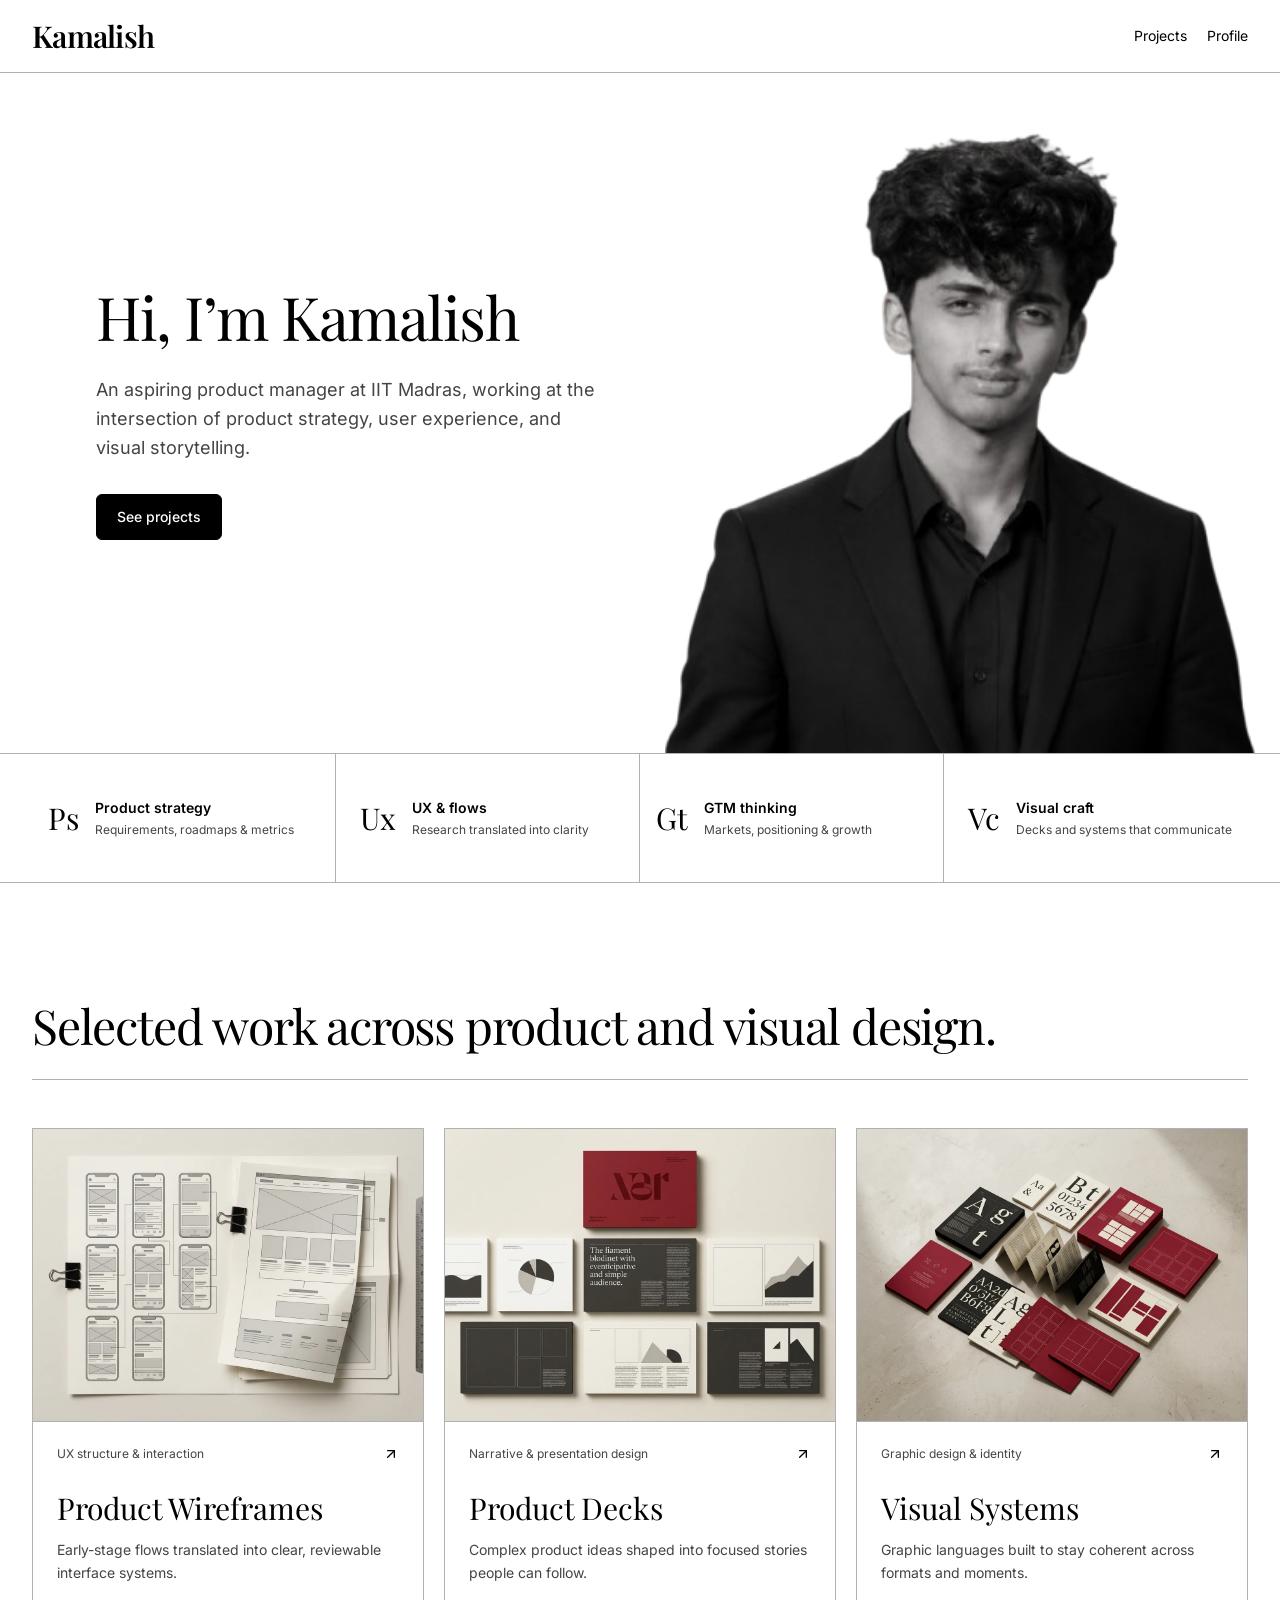
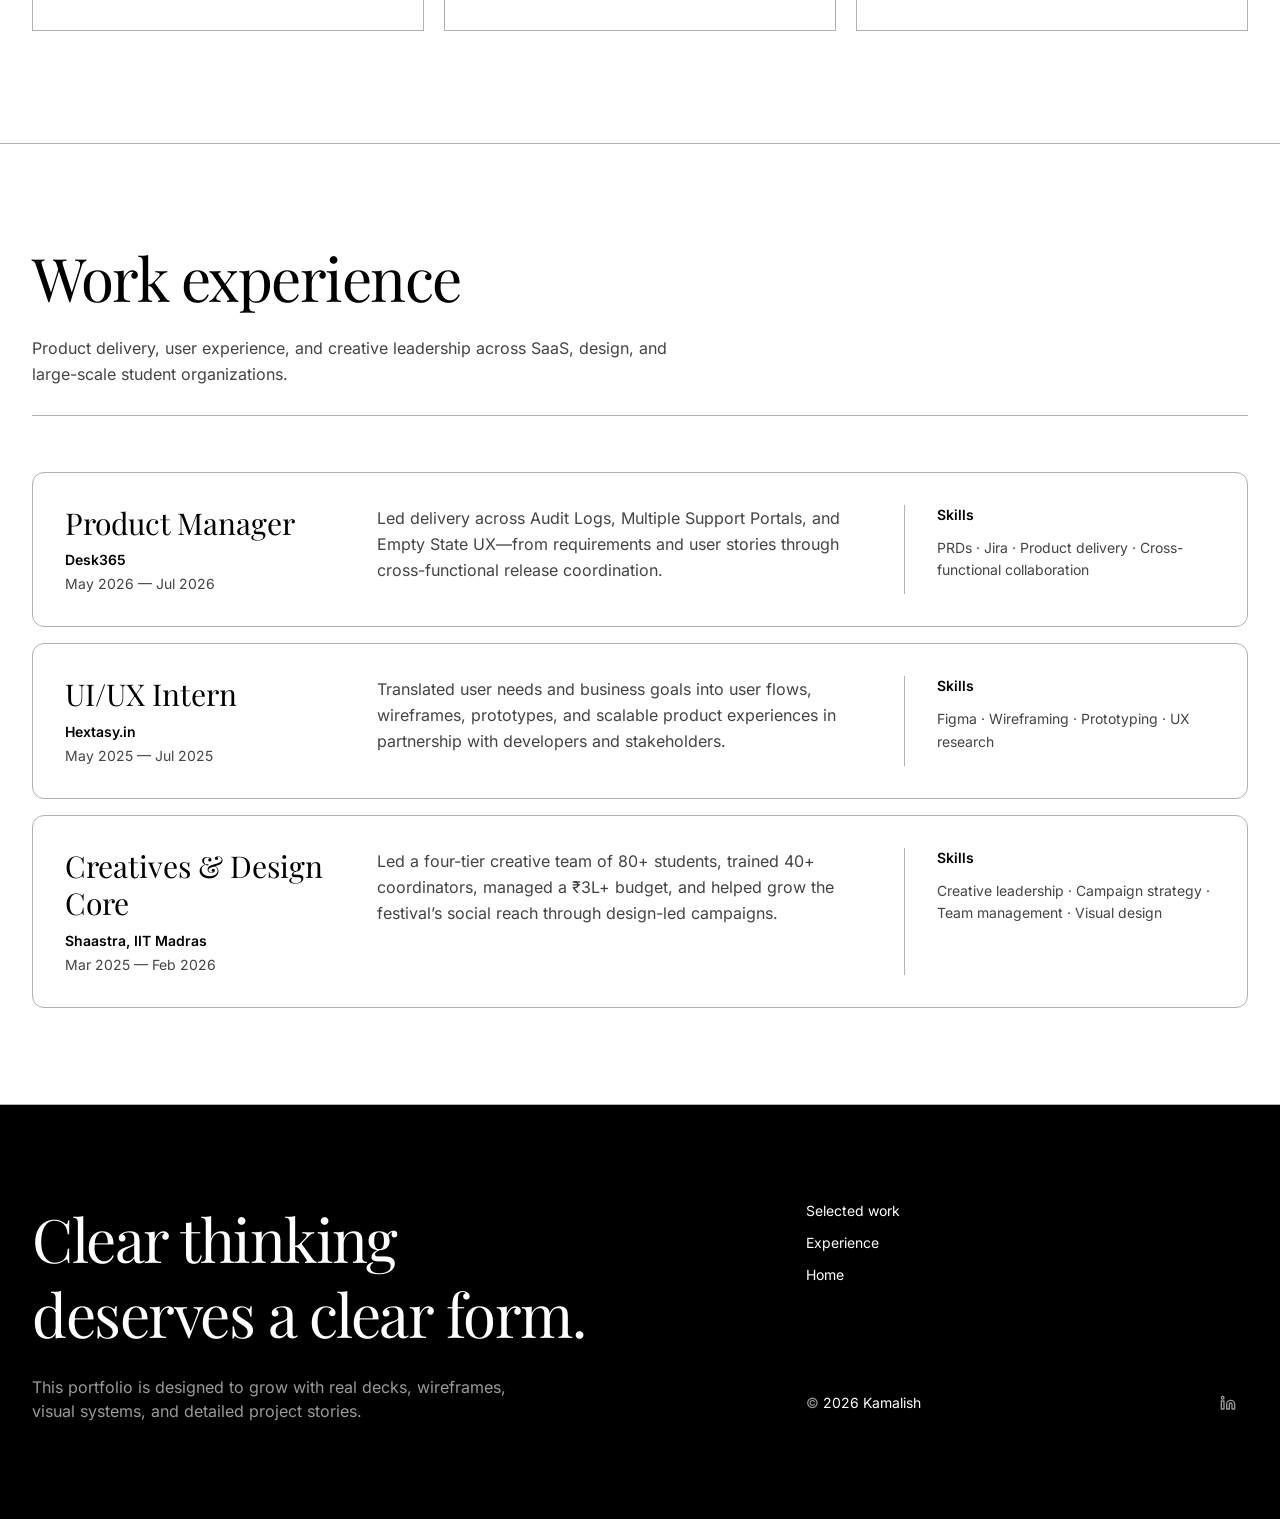
<file: website/index.html>
<!DOCTYPE html>
<html lang="en">
<head>
<meta charset="UTF-8">
<meta name="viewport" content="width=device-width, initial-scale=1.0">
<link rel="icon" type="image/x-icon" href="favicon.ico">
<title>Kamalish — Product Design Portfolio</title>
<meta name="description" content="Product decks, wireframes, and graphic design presented through clear, artifact-led case studies.">
<link rel="stylesheet" href="assets/css/site.css">
<script src="assets/js/theme-core.js"></script>
<script src="assets/js/theme-apply.js"></script>
<script src="assets/js/render.js" defer></script>
<script src="assets/js/sections.js" defer></script>
</head>
<body data-title-path="site.title">
<div class="home-page min-h-screen bg-ploy-background-primary text-ploy-text-primary">

<header class="nav border-b border-ploy-border-primary bg-ploy-background-primary text-ploy-text-primary">
  <nav class="nav__container mx-auto flex min-h-18 max-w-7xl items-center justify-between gap-4 px-5 md:px-8" aria-label="Primary navigation">
    <a class="nav__logo font-heading text-2xl font-semibold tracking-tight md:text-3xl" href="./" aria-label="Kamalish portfolio home" data-cms="site.nav.logo">Kamalish</a>
    <div class="nav__actions flex items-center justify-end gap-5">
      <a class="nav__link text-sm text-ploy-text-primary transition-opacity hover:opacity-55" href="#work" data-cms="site.nav.links.0.label" data-cms-href="site.nav.links.0.href">Projects</a>
      <a class="nav__link hidden text-sm text-ploy-text-primary transition-opacity hover:opacity-55 sm:inline" href="#about" data-cms="site.nav.links.1.label" data-cms-href="site.nav.links.1.href">Profile</a>
    </div>
  </nav>
</header>

<main class="home-page__main">

  <section class="hero overflow-x-hidden border-b border-ploy-border-primary bg-ploy-background-primary" data-default-section="hero" data-default-label="Hero">
    <div class="hero__content grid min-h-[590px] md:min-h-[680px] md:grid-cols-2">
      <div class="hero__copy flex w-full max-w-xl items-center justify-self-end px-5 py-16 md:px-8 md:py-20">
        <div class="hero__intro">
          <h1 class="hero__title font-heading text-balance text-5xl leading-[1.02] tracking-tight sm:text-6xl md:whitespace-nowrap md:text-6xl" data-cms="home.hero.title">Hi, I’m Kamalish</h1>
          <p class="hero__subtitle mt-7 max-w-lg text-base leading-relaxed text-ploy-text-secondary md:text-lg" data-cms="home.hero.subtitle">An aspiring product manager at IIT Madras, working at the intersection of product strategy, user experience, and visual storytelling.</p>
          <div class="hero__actions mt-8">
            <a class="button-link typography-button inline-flex items-center justify-center rounded-button border px-5 py-3 text-sm transition-colors duration-200 focus-visible:outline-2 focus-visible:outline-offset-2 button-link--primary border-ploy-button-primary-border bg-ploy-button-primary-background text-ploy-button-primary-text hover:opacity-80 hero__cta" href="#work" data-cms="home.hero.ctaLabel" data-cms-href="home.hero.ctaHref">See projects</a>
          </div>
        </div>
      </div>
      <div class="hero__media min-h-[420px] overflow-hidden md:min-h-[680px]">
        <img class="hero__image h-full w-full object-cover object-[center_20%]" src="assets/images/hero-desk.webp" alt="Editorial desk with wireframes, product artifacts, and a crimson notebook" data-cms-src="home.hero.image" data-cms-alt="home.hero.imageAlt">
      </div>
    </div>
  </section>

  <section class="practice border-b border-ploy-border-primary bg-ploy-background-primary" aria-label="Product management capabilities" data-default-section="practice" data-default-label="Capabilities">
    <div class="practice__grid mx-auto grid max-w-7xl grid-cols-2 px-5 md:grid-cols-4 md:px-8" data-cms-list="home.practice">
      <template>
        <div class="practice__item flex min-h-28 items-center gap-4 border-ploy-border-primary py-6 odd:border-r odd:pr-4 even:pl-4 md:min-h-32 md:border-r md:px-6 md:first:pl-0 md:last:border-r-0">
          <span class="practice__mark font-heading text-3xl" aria-hidden="true" data-f="mark"></span>
          <div class="practice__text">
            <h2 class="practice__title text-sm font-semibold" data-f="title"></h2>
            <p class="practice__copy mt-1 text-xs text-ploy-text-secondary" data-f="copy"></p>
          </div>
        </div>
      </template>
      <div class="practice__item flex min-h-28 items-center gap-4 border-ploy-border-primary py-6 odd:border-r odd:pr-4 even:pl-4 md:min-h-32 md:border-r md:px-6 md:first:pl-0 md:last:border-r-0">
        <span class="practice__mark font-heading text-3xl" aria-hidden="true">Ps</span>
        <div class="practice__text"><h2 class="practice__title text-sm font-semibold">Product strategy</h2><p class="practice__copy mt-1 text-xs text-ploy-text-secondary">Requirements, roadmaps &amp; metrics</p></div>
      </div>
      <div class="practice__item flex min-h-28 items-center gap-4 border-ploy-border-primary py-6 odd:border-r odd:pr-4 even:pl-4 md:min-h-32 md:border-r md:px-6 md:first:pl-0 md:last:border-r-0">
        <span class="practice__mark font-heading text-3xl" aria-hidden="true">Ux</span>
        <div class="practice__text"><h2 class="practice__title text-sm font-semibold">UX &amp; flows</h2><p class="practice__copy mt-1 text-xs text-ploy-text-secondary">Research translated into clarity</p></div>
      </div>
      <div class="practice__item flex min-h-28 items-center gap-4 border-ploy-border-primary py-6 odd:border-r odd:pr-4 even:pl-4 md:min-h-32 md:border-r md:px-6 md:first:pl-0 md:last:border-r-0">
        <span class="practice__mark font-heading text-3xl" aria-hidden="true">Gt</span>
        <div class="practice__text"><h2 class="practice__title text-sm font-semibold">GTM thinking</h2><p class="practice__copy mt-1 text-xs text-ploy-text-secondary">Markets, positioning &amp; growth</p></div>
      </div>
      <div class="practice__item flex min-h-28 items-center gap-4 border-ploy-border-primary py-6 odd:border-r odd:pr-4 even:pl-4 md:min-h-32 md:border-r md:px-6 md:first:pl-0 md:last:border-r-0">
        <span class="practice__mark font-heading text-3xl" aria-hidden="true">Vc</span>
        <div class="practice__text"><h2 class="practice__title text-sm font-semibold">Visual craft</h2><p class="practice__copy mt-1 text-xs text-ploy-text-secondary">Decks and systems that communicate</p></div>
      </div>
    </div>
  </section>

  <section class="projects bg-ploy-background-primary px-5 py-20 md:px-8 md:py-28" id="work" data-default-section="projects" data-default-label="Projects">
    <div class="projects__container mx-auto max-w-7xl">
      <div class="projects__header mb-10 border-b border-ploy-border-primary pb-6 md:mb-12">
        <h2 class="projects__title font-heading text-balance text-4xl leading-tight tracking-tight md:whitespace-nowrap md:text-4xl lg:text-5xl" data-cms="home.projectsTitle">Selected work across product and visual design.</h2>
      </div>
      <div class="projects__grid grid gap-5 md:grid-cols-3" data-cms-list="home.projects">
        <template>
          <article class="project-card group border border-ploy-border-primary bg-ploy-background-secondary">
            <a class="project-card__link block focus-visible:outline-2 focus-visible:outline-offset-2" data-f-href="slug" data-href-prefix="/work/">
              <div class="project-card__media aspect-[4/3] overflow-hidden border-b border-ploy-border-primary">
                <img class="project-card__image h-full w-full object-cover transition-transform duration-500 group-hover:scale-[1.02]" data-f-src="image" data-f-alt="imageAlt" loading="lazy">
              </div>
              <div class="project-card__body flex min-h-52 flex-col p-5 md:p-6">
                <div class="project-card__meta flex items-start justify-between gap-4">
                  <p class="project-card__discipline text-xs text-ploy-text-secondary" data-f="discipline"></p>
                  <svg xmlns="http://www.w3.org/2000/svg" width="24" height="24" viewBox="0 0 24 24" fill="none" stroke="currentColor" stroke-width="2" stroke-linecap="round" stroke-linejoin="round" class="lucide lucide-arrow-up-right project-card__icon size-4 shrink-0" aria-hidden="true"><path d="M7 7h10v10"></path><path d="M7 17 17 7"></path></svg>
                </div>
                <h3 class="project-card__title mt-7 font-heading text-3xl leading-tight" data-f="title"></h3>
                <p class="project-card__summary mt-3 text-sm leading-relaxed text-ploy-text-secondary" data-f="summary"></p>
              </div>
            </a>
          </article>
        </template>
        <article class="project-card group border border-ploy-border-primary bg-ploy-background-secondary">
          <a class="project-card__link block focus-visible:outline-2 focus-visible:outline-offset-2" href="work/product-wireframes/">
            <div class="project-card__media aspect-[4/3] overflow-hidden border-b border-ploy-border-primary"><img class="project-card__image h-full w-full object-cover transition-transform duration-500 group-hover:scale-[1.02]" src="assets/images/wireframes-cover.webp" alt="Editorial arrangement of mobile and desktop wireframes" loading="lazy"></div>
            <div class="project-card__body flex min-h-52 flex-col p-5 md:p-6">
              <div class="project-card__meta flex items-start justify-between gap-4"><p class="project-card__discipline text-xs text-ploy-text-secondary">UX structure &amp; interaction</p><svg xmlns="http://www.w3.org/2000/svg" width="24" height="24" viewBox="0 0 24 24" fill="none" stroke="currentColor" stroke-width="2" stroke-linecap="round" stroke-linejoin="round" class="lucide lucide-arrow-up-right project-card__icon size-4 shrink-0" aria-hidden="true"><path d="M7 7h10v10"></path><path d="M7 17 17 7"></path></svg></div>
              <h3 class="project-card__title mt-7 font-heading text-3xl leading-tight">Product Wireframes</h3>
              <p class="project-card__summary mt-3 text-sm leading-relaxed text-ploy-text-secondary">Early-stage flows translated into clear, reviewable interface systems.</p>
            </div>
          </a>
        </article>
        <article class="project-card group border border-ploy-border-primary bg-ploy-background-secondary">
          <a class="project-card__link block focus-visible:outline-2 focus-visible:outline-offset-2" href="work/product-decks/">
            <div class="project-card__media aspect-[4/3] overflow-hidden border-b border-ploy-border-primary"><img class="project-card__image h-full w-full object-cover transition-transform duration-500 group-hover:scale-[1.02]" src="assets/images/decks-cover.webp" alt="Editorial presentation deck pages on a warm studio surface" loading="lazy"></div>
            <div class="project-card__body flex min-h-52 flex-col p-5 md:p-6">
              <div class="project-card__meta flex items-start justify-between gap-4"><p class="project-card__discipline text-xs text-ploy-text-secondary">Narrative &amp; presentation design</p><svg xmlns="http://www.w3.org/2000/svg" width="24" height="24" viewBox="0 0 24 24" fill="none" stroke="currentColor" stroke-width="2" stroke-linecap="round" stroke-linejoin="round" class="lucide lucide-arrow-up-right project-card__icon size-4 shrink-0" aria-hidden="true"><path d="M7 7h10v10"></path><path d="M7 17 17 7"></path></svg></div>
              <h3 class="project-card__title mt-7 font-heading text-3xl leading-tight">Product Decks</h3>
              <p class="project-card__summary mt-3 text-sm leading-relaxed text-ploy-text-secondary">Complex product ideas shaped into focused stories people can follow.</p>
            </div>
          </a>
        </article>
        <article class="project-card group border border-ploy-border-primary bg-ploy-background-secondary">
          <a class="project-card__link block focus-visible:outline-2 focus-visible:outline-offset-2" href="work/visual-systems/">
            <div class="project-card__media aspect-[4/3] overflow-hidden border-b border-ploy-border-primary"><img class="project-card__image h-full w-full object-cover transition-transform duration-500 group-hover:scale-[1.02]" src="assets/images/visual-systems-cover.webp" alt="Black, ivory, and crimson graphic design artifacts" loading="lazy"></div>
            <div class="project-card__body flex min-h-52 flex-col p-5 md:p-6">
              <div class="project-card__meta flex items-start justify-between gap-4"><p class="project-card__discipline text-xs text-ploy-text-secondary">Graphic design &amp; identity</p><svg xmlns="http://www.w3.org/2000/svg" width="24" height="24" viewBox="0 0 24 24" fill="none" stroke="currentColor" stroke-width="2" stroke-linecap="round" stroke-linejoin="round" class="lucide lucide-arrow-up-right project-card__icon size-4 shrink-0" aria-hidden="true"><path d="M7 7h10v10"></path><path d="M7 17 17 7"></path></svg></div>
              <h3 class="project-card__title mt-7 font-heading text-3xl leading-tight">Visual Systems</h3>
              <p class="project-card__summary mt-3 text-sm leading-relaxed text-ploy-text-secondary">Graphic languages built to stay coherent across formats and moments.</p>
            </div>
          </a>
        </article>
      </div>
    </div>
  </section>

  <section class="experience border-y border-ploy-border-primary bg-ploy-background-secondary px-5 py-16 md:px-8 md:py-24" id="experience" data-default-section="experience" data-default-label="Experience">
    <div class="experience__container mx-auto max-w-7xl">
      <div class="experience__header mb-10 border-b border-ploy-border-primary pb-7 md:mb-14">
        <h2 class="experience__title font-heading text-balance text-4xl leading-tight tracking-tight md:text-6xl" data-cms="home.experienceTitle">Work experience</h2>
        <p class="experience__intro mt-5 max-w-2xl text-base leading-relaxed text-ploy-text-secondary" data-cms="home.experienceIntro">Product delivery, user experience, and creative leadership across SaaS, design, and large-scale student organizations.</p>
      </div>
      <div class="experience__list grid gap-4" data-cms-list="home.experience">
        <template>
          <article class="experience__item grid gap-5 rounded-card border border-ploy-border-primary bg-ploy-neutral-primary-s5 p-6 text-ploy-text-primary md:grid-cols-[0.7fr_1.25fr_0.8fr] md:gap-10 md:p-8">
            <div class="experience__role-block">
              <h3 class="experience__role font-heading text-2xl leading-tight md:text-3xl" data-f="role"></h3>
              <p class="experience__organization mt-2 text-sm font-semibold" data-f="organization"></p>
              <p class="experience__period mt-1 text-sm text-ploy-text-secondary" data-f="period"></p>
            </div>
            <p class="experience__description text-base leading-relaxed text-ploy-text-secondary" data-f="description"></p>
            <div class="experience__skills border-t border-ploy-border-primary pt-4 md:border-l md:border-t-0 md:pl-8 md:pt-0">
              <h4 class="experience__skills-title text-sm font-semibold">Skills</h4>
              <p class="experience__skills-list mt-3 text-sm leading-relaxed text-ploy-text-secondary" data-f="skills"></p>
            </div>
          </article>
        </template>
        <article class="experience__item grid gap-5 rounded-card border border-ploy-border-primary bg-ploy-neutral-primary-s5 p-6 text-ploy-text-primary md:grid-cols-[0.7fr_1.25fr_0.8fr] md:gap-10 md:p-8">
          <div class="experience__role-block"><h3 class="experience__role font-heading text-2xl leading-tight md:text-3xl">Product Manager</h3><p class="experience__organization mt-2 text-sm font-semibold">Desk365</p><p class="experience__period mt-1 text-sm text-ploy-text-secondary">May 2026 — Jul 2026</p></div>
          <p class="experience__description text-base leading-relaxed text-ploy-text-secondary">Led delivery across Audit Logs, Multiple Support Portals, and Empty State UX—from requirements and user stories through cross-functional release coordination.</p>
          <div class="experience__skills border-t border-ploy-border-primary pt-4 md:border-l md:border-t-0 md:pl-8 md:pt-0"><h4 class="experience__skills-title text-sm font-semibold">Skills</h4><p class="experience__skills-list mt-3 text-sm leading-relaxed text-ploy-text-secondary">PRDs · Jira · Product delivery · Cross-functional collaboration</p></div>
        </article>
        <article class="experience__item grid gap-5 rounded-card border border-ploy-border-primary bg-ploy-neutral-primary-s5 p-6 text-ploy-text-primary md:grid-cols-[0.7fr_1.25fr_0.8fr] md:gap-10 md:p-8">
          <div class="experience__role-block"><h3 class="experience__role font-heading text-2xl leading-tight md:text-3xl">UI/UX Intern</h3><p class="experience__organization mt-2 text-sm font-semibold">Hextasy.in</p><p class="experience__period mt-1 text-sm text-ploy-text-secondary">May 2025 — Jul 2025</p></div>
          <p class="experience__description text-base leading-relaxed text-ploy-text-secondary">Translated user needs and business goals into user flows, wireframes, prototypes, and scalable product experiences in partnership with developers and stakeholders.</p>
          <div class="experience__skills border-t border-ploy-border-primary pt-4 md:border-l md:border-t-0 md:pl-8 md:pt-0"><h4 class="experience__skills-title text-sm font-semibold">Skills</h4><p class="experience__skills-list mt-3 text-sm leading-relaxed text-ploy-text-secondary">Figma · Wireframing · Prototyping · UX research</p></div>
        </article>
        <article class="experience__item grid gap-5 rounded-card border border-ploy-border-primary bg-ploy-neutral-primary-s5 p-6 text-ploy-text-primary md:grid-cols-[0.7fr_1.25fr_0.8fr] md:gap-10 md:p-8">
          <div class="experience__role-block"><h3 class="experience__role font-heading text-2xl leading-tight md:text-3xl">Creatives &amp; Design Core</h3><p class="experience__organization mt-2 text-sm font-semibold">Shaastra, IIT Madras</p><p class="experience__period mt-1 text-sm text-ploy-text-secondary">Mar 2025 — Feb 2026</p></div>
          <p class="experience__description text-base leading-relaxed text-ploy-text-secondary">Led a four-tier creative team of 80+ students, trained 40+ coordinators, managed a ₹3L+ budget, and helped grow the festival’s social reach through design-led campaigns.</p>
          <div class="experience__skills border-t border-ploy-border-primary pt-4 md:border-l md:border-t-0 md:pl-8 md:pt-0"><h4 class="experience__skills-title text-sm font-semibold">Skills</h4><p class="experience__skills-list mt-3 text-sm leading-relaxed text-ploy-text-secondary">Creative leadership · Campaign strategy · Team management · Visual design</p></div>
        </article>
      </div>
    </div>
  </section>

<div class="custom-sections" data-page="home"></div>
</main>

<footer class="footer bg-ploy-background-inverse text-ploy-text-inverse" id="about" data-default-section="footer" data-default-label="Footer">
  <div class="footer__container mx-auto grid max-w-7xl gap-14 px-5 py-16 md:grid-cols-[1.4fr_1fr] md:px-8 md:py-24">
    <div class="footer__statement max-w-2xl">
      <h2 class="footer__title font-heading text-balance text-4xl leading-tight tracking-tight md:text-6xl" data-cms="site.footer.title">Clear thinking deserves a clear form.</h2>
      <p class="footer__copy mt-6 max-w-lg text-base text-ploy-text-inverse-secondary" data-cms="site.footer.copy">This portfolio is designed to grow with real decks, wireframes, visual systems, and detailed project stories.</p>
    </div>
    <div class="footer__meta flex flex-col justify-between gap-10 border-t border-ploy-border-inverse pt-6 md:border-l md:border-t-0 md:pl-10 md:pt-0">
      <div class="footer__links flex flex-col gap-3" data-cms-list="site.footer.links">
        <template><a class="footer__link text-sm transition-opacity hover:opacity-60" data-f="label" data-f-href="href"></a></template>
        <a class="footer__link text-sm transition-opacity hover:opacity-60" href="#work">Selected work</a>
        <a class="footer__link text-sm transition-opacity hover:opacity-60" href="#experience">Experience</a>
        <a class="footer__link text-sm transition-opacity hover:opacity-60" href="./">Home</a>
      </div>
      <div class="footer__bottom flex items-center justify-between gap-4">
        <p class="footer__copyright text-sm text-ploy-text-inverse-secondary">© <span data-cms="site.footer.copyrightYear">2026</span> <span data-cms="site.footer.copyrightName">Kamalish</span></p>
        <span class="footer__linkedin footer__linkedin--pending inline-flex size-10 items-center justify-center rounded-button border border-ploy-border-inverse text-ploy-text-inverse-secondary" aria-label="LinkedIn link coming soon" data-cms-linkedin="site.footer.linkedinUrl">
          <svg xmlns="http://www.w3.org/2000/svg" width="24" height="24" viewBox="0 0 24 24" fill="none" stroke="currentColor" stroke-width="2" stroke-linecap="round" stroke-linejoin="round" class="lucide lucide-linkedin footer__linkedin-icon size-4" aria-hidden="true"><path d="M16 8a6 6 0 0 1 6 6v7h-4v-7a2 2 0 0 0-2-2 2 2 0 0 0-2 2v7h-4v-7a6 6 0 0 1 6-6z"></path><rect width="4" height="12" x="2" y="9"></rect><circle cx="4" cy="4" r="2"></circle></svg>
        </span>
      </div>
    </div>
  </div>
</footer>

</div>
</body>
</html>
</file>
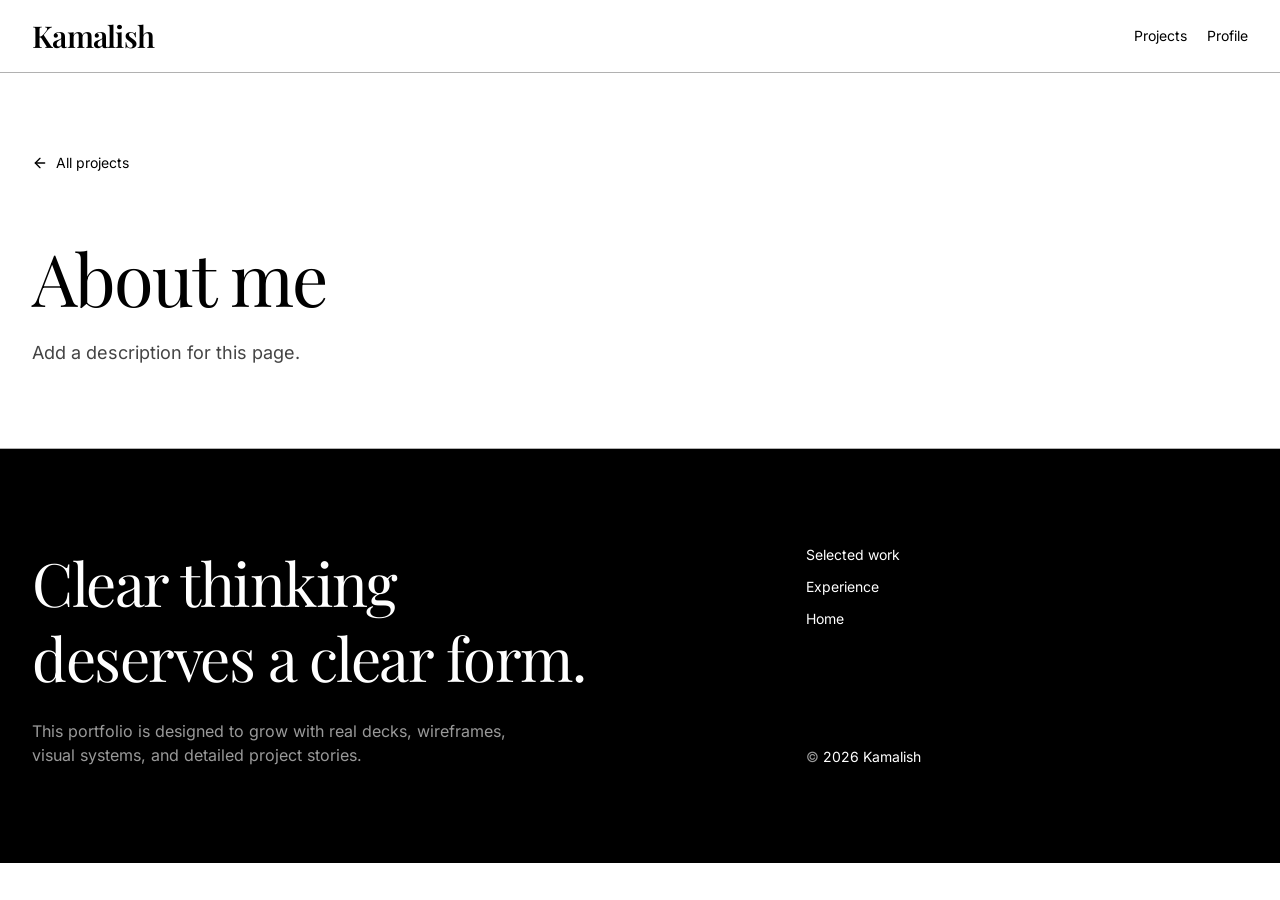
<file: website/work/about-me/index.html>
<!DOCTYPE html>
<html lang="en">
<head>
<meta charset="UTF-8">
<meta name="viewport" content="width=device-width, initial-scale=1.0">
<link rel="icon" type="image/x-icon" href="../../favicon.ico">
<title>About me — Kamalish</title>
<meta name="description" content="About me">
<link rel="stylesheet" href="../../assets/css/site.css">
<script src="../../assets/js/theme-core.js"></script>
<script src="../../assets/js/theme-apply.js"></script>
<script src="../../assets/js/render.js" defer></script>
<script src="../../assets/js/sections.js" defer></script>
</head>
<body>
<div class="project-page min-h-screen bg-ploy-background-primary text-ploy-text-primary">

<header class="nav border-b border-ploy-border-primary bg-ploy-background-primary text-ploy-text-primary">
  <nav class="nav__container mx-auto flex min-h-18 max-w-7xl items-center justify-between gap-4 px-5 md:px-8" aria-label="Primary navigation">
    <a class="nav__logo font-heading text-2xl font-semibold tracking-tight md:text-3xl" href="../../" aria-label="Kamalish portfolio home" data-cms="site.nav.logo">Kamalish</a>
    <div class="nav__actions flex items-center justify-end gap-5">
      <a class="nav__link text-sm text-ploy-text-primary transition-opacity hover:opacity-55" href="../../#work" data-cms="site.nav.links.0.label" data-cms-href="site.nav.links.0.href">Projects</a>
      <a class="nav__link hidden text-sm text-ploy-text-primary transition-opacity hover:opacity-55 sm:inline" href="../../#about" data-cms="site.nav.links.1.label" data-cms-href="site.nav.links.1.href">Profile</a>
    </div>
  </nav>
</header>

<main class="project-page__main">

  <section class="project-hero border-b border-ploy-border-primary px-5 py-14 md:px-8 md:py-20" data-default-section="hero" data-default-label="Hero">
    <div class="project-hero__container mx-auto max-w-7xl">
      <a class="project-hero__back inline-flex items-center gap-2 text-sm transition-opacity hover:opacity-55" href="../../#work">
        <svg xmlns="http://www.w3.org/2000/svg" width="24" height="24" viewBox="0 0 24 24" fill="none" stroke="currentColor" stroke-width="2" stroke-linecap="round" stroke-linejoin="round" class="lucide lucide-arrow-left project-hero__back-icon size-4" aria-hidden="true"><path d="m12 19-7-7 7-7"></path><path d="M19 12H5"></path></svg>All projects</a>
      <div class="project-hero__grid mt-12 grid gap-10 md:grid-cols-[1.4fr_0.6fr] md:items-end">
        <div class="project-hero__copy">
          <h1 class="project-hero__title mt-4 max-w-4xl font-heading text-balance text-5xl leading-[1.02] tracking-tight md:text-7xl">About me</h1>
          <p class="project-hero__summary mt-6 max-w-xl text-lg leading-relaxed text-ploy-text-secondary">Add a description for this page.</p>
        </div>
      </div>
    </div>
  </section>

<div class="custom-sections" data-page="about-me"></div>
</main>

<footer class="footer bg-ploy-background-inverse text-ploy-text-inverse" id="about" data-default-section="footer" data-default-label="Footer">
  <div class="footer__container mx-auto grid max-w-7xl gap-14 px-5 py-16 md:grid-cols-[1.4fr_1fr] md:px-8 md:py-24">
    <div class="footer__statement max-w-2xl">
      <h2 class="footer__title font-heading text-balance text-4xl leading-tight tracking-tight md:text-6xl" data-cms="site.footer.title">Clear thinking deserves a clear form.</h2>
      <p class="footer__copy mt-6 max-w-lg text-base text-ploy-text-inverse-secondary" data-cms="site.footer.copy">This portfolio is designed to grow with real decks, wireframes, visual systems, and detailed project stories.</p>
    </div>
    <div class="footer__meta flex flex-col justify-between gap-10 border-t border-ploy-border-inverse pt-6 md:border-l md:border-t-0 md:pl-10 md:pt-0">
      <div class="footer__links flex flex-col gap-3" data-cms-list="site.footer.links">
        <template><a class="footer__link text-sm transition-opacity hover:opacity-60" data-f="label" data-f-href="href"></a></template>
        <a class="footer__link text-sm transition-opacity hover:opacity-60" href="../../#work">Selected work</a>
        <a class="footer__link text-sm transition-opacity hover:opacity-60" href="../../#experience">Experience</a>
        <a class="footer__link text-sm transition-opacity hover:opacity-60" href="../../">Home</a>
      </div>
      <div class="footer__bottom flex items-center justify-between gap-4">
        <p class="footer__copyright text-sm text-ploy-text-inverse-secondary">© <span data-cms="site.footer.copyrightYear">2026</span> <span data-cms="site.footer.copyrightName">Kamalish</span></p>
      </div>
    </div>
  </div>
</footer>

</div>
</body>
</html>
</file>
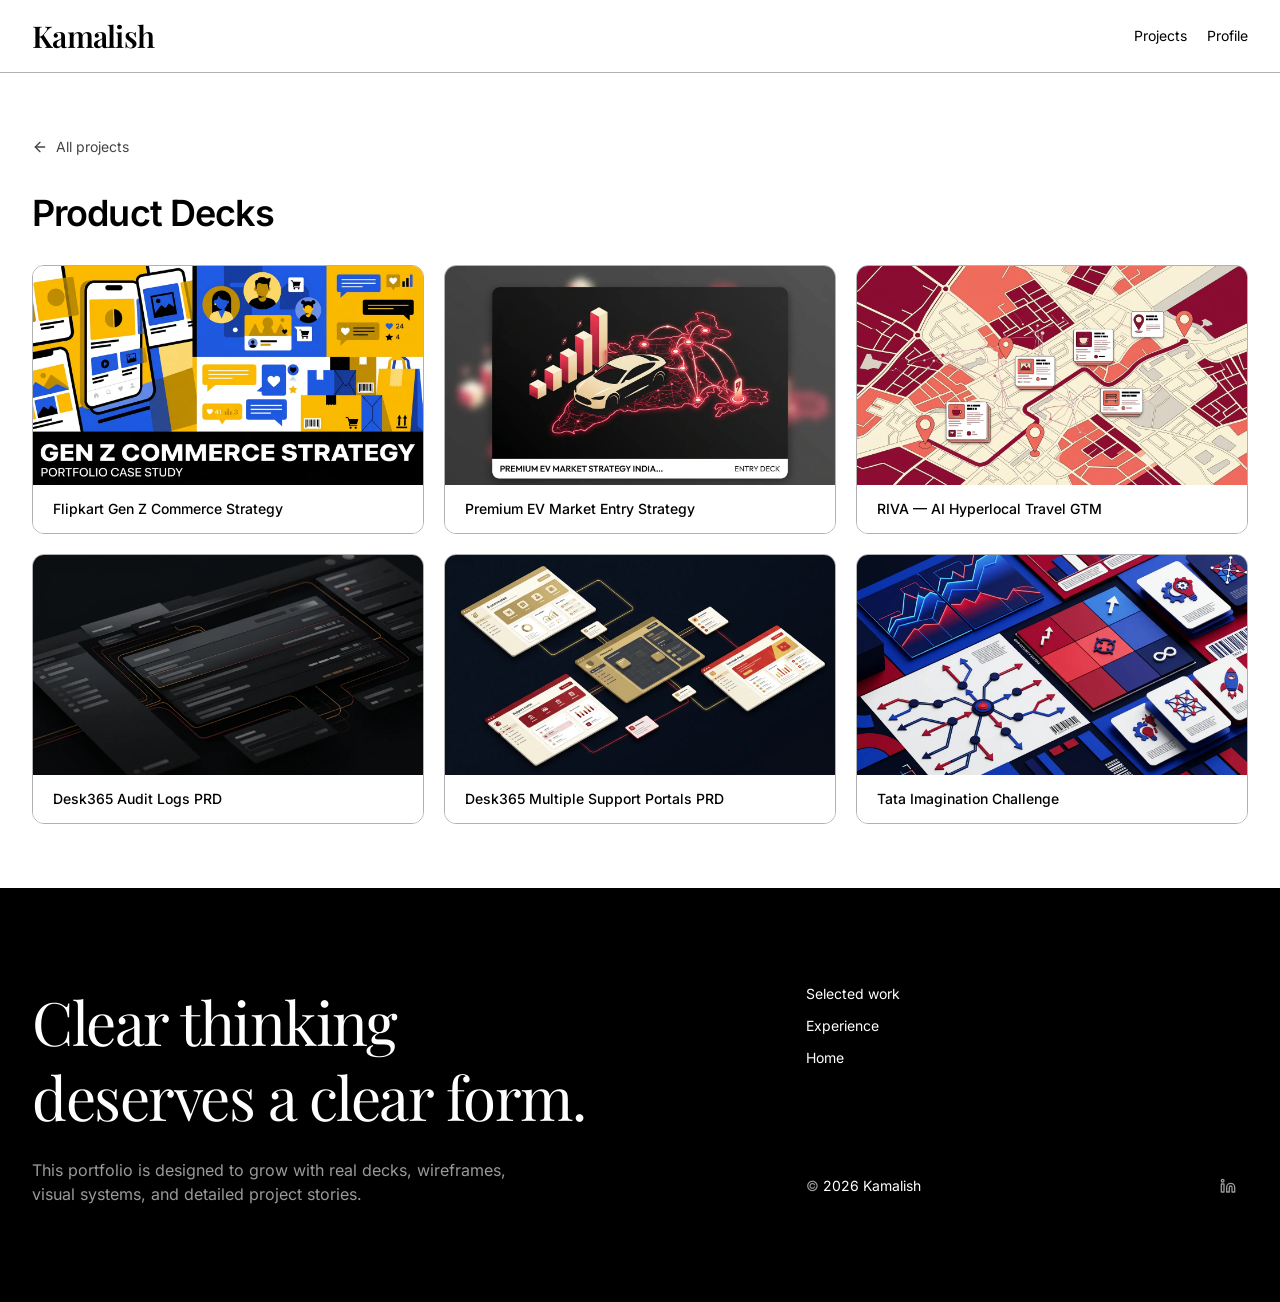
<file: website/work/product-decks/index.html>
<!DOCTYPE html>
<html lang="en">
<head>
<meta charset="UTF-8">
<meta name="viewport" content="width=device-width, initial-scale=1.0">
<link rel="icon" type="image/x-icon" href="../../favicon.ico">
<title>Product Decks — Kamalish</title>
<meta name="description" content="Complex product ideas shaped into focused stories people can follow.">
<link rel="stylesheet" href="../../assets/css/site.css">
<script src="../../assets/js/theme-core.js"></script>
<script src="../../assets/js/theme-apply.js"></script>
<script src="../../assets/js/render.js" defer></script>
<script src="../../assets/js/sections.js" defer></script>
</head>
<body data-title-path="deckGallery.title">
<div class="deck-page min-h-screen bg-ploy-background-primary text-ploy-text-primary">

<header class="nav border-b border-ploy-border-primary bg-ploy-background-primary text-ploy-text-primary">
  <nav class="nav__container mx-auto flex min-h-18 max-w-7xl items-center justify-between gap-4 px-5 md:px-8" aria-label="Primary navigation">
    <a class="nav__logo font-heading text-2xl font-semibold tracking-tight md:text-3xl" href="../../" aria-label="Kamalish portfolio home" data-cms="site.nav.logo">Kamalish</a>
    <div class="nav__actions flex items-center justify-end gap-5">
      <a class="nav__link text-sm text-ploy-text-primary transition-opacity hover:opacity-55" href="../../#work" data-cms="site.nav.links.0.label" data-cms-href="site.nav.links.0.href">Projects</a>
      <a class="nav__link hidden text-sm text-ploy-text-primary transition-opacity hover:opacity-55 sm:inline" href="../../#about" data-cms="site.nav.links.1.label" data-cms-href="site.nav.links.1.href">Profile</a>
    </div>
  </nav>
</header>

<main class="deck-page__main bg-ploy-background-primary px-5 py-12 md:px-8 md:py-16">
  <section class="deck-gallery mx-auto max-w-7xl" data-default-section="gallery" data-default-label="Gallery">
    <div class="deck-gallery__header mb-8">
      <a class="deck-gallery__back inline-flex items-center gap-2 text-sm text-ploy-text-secondary transition-opacity hover:opacity-60" href="../../#work">
        <svg xmlns="http://www.w3.org/2000/svg" width="24" height="24" viewBox="0 0 24 24" fill="none" stroke="currentColor" stroke-width="2" stroke-linecap="round" stroke-linejoin="round" class="lucide lucide-arrow-left deck-gallery__back-icon size-4" aria-hidden="true"><path d="m12 19-7-7 7-7"></path><path d="M19 12H5"></path></svg><span data-cms="deckGallery.backLabel">All projects</span></a>
      <h1 class="deck-gallery__title mt-8 font-body text-3xl font-semibold tracking-tight md:text-4xl" data-cms="deckGallery.title">Product Decks</h1>
    </div>
    <div class="deck-gallery__grid grid gap-5 md:grid-cols-2 lg:grid-cols-3" data-cms-list="deckGallery.items">
      <template>
        <article class="deck-card group overflow-hidden rounded-card border border-ploy-border-primary bg-ploy-background-primary">
          <a class="deck-card__pdf block" target="_blank" rel="noopener" data-f-href="pdfUrl">
            <div class="deck-card__media aspect-video overflow-hidden">
              <img class="deck-card__image h-full w-full object-cover transition-transform duration-500 group-hover:scale-[1.02]" data-f-src="image" data-f-alt="imageAlt" loading="lazy">
            </div>
            <div class="deck-card__label flex min-h-12 items-center justify-between gap-4 bg-ploy-background-primary px-5 py-3 text-ploy-text-primary">
              <h2 class="deck-card__title truncate text-sm font-medium" data-f="title"></h2>
              <svg data-f-if="pdfUrl" xmlns="http://www.w3.org/2000/svg" width="24" height="24" viewBox="0 0 24 24" fill="none" stroke="currentColor" stroke-width="2" stroke-linecap="round" stroke-linejoin="round" class="lucide lucide-arrow-up-right size-4 shrink-0" aria-hidden="true"><path d="M7 7h10v10"></path><path d="M7 17 17 7"></path></svg>
            </div>
          </a>
        </article>
      </template>
      <article class="deck-card group overflow-hidden rounded-card border border-ploy-border-primary bg-ploy-background-primary">
        <div class="deck-card__media aspect-video overflow-hidden"><img class="deck-card__image h-full w-full object-cover transition-transform duration-500 group-hover:scale-[1.02]" src="../../assets/images/deck-flipkart.webp" alt="Graphic collage representing creator-led Gen Z commerce and mobile discovery" loading="lazy"></div>
        <div class="deck-card__label flex min-h-12 items-center justify-between gap-4 bg-ploy-background-primary px-5 py-3 text-ploy-text-primary"><h2 class="deck-card__title truncate text-sm font-medium">Flipkart Gen Z Commerce Strategy</h2></div>
      </article>
      <article class="deck-card group overflow-hidden rounded-card border border-ploy-border-primary bg-ploy-background-primary">
        <div class="deck-card__media aspect-video overflow-hidden"><img class="deck-card__image h-full w-full object-cover transition-transform duration-500 group-hover:scale-[1.02]" src="../../assets/images/deck-ev-market.webp" alt="Electric vehicle and market growth network over an abstract map of India" loading="lazy"></div>
        <div class="deck-card__label flex min-h-12 items-center justify-between gap-4 bg-ploy-background-primary px-5 py-3 text-ploy-text-primary"><h2 class="deck-card__title truncate text-sm font-medium">Premium EV Market Entry Strategy</h2></div>
      </article>
      <article class="deck-card group overflow-hidden rounded-card border border-ploy-border-primary bg-ploy-background-primary">
        <div class="deck-card__media aspect-video overflow-hidden"><img class="deck-card__image h-full w-full object-cover transition-transform duration-500 group-hover:scale-[1.02]" src="../../assets/images/deck-riva.webp" alt="Hyperlocal city map with travel recommendations and route markers" loading="lazy"></div>
        <div class="deck-card__label flex min-h-12 items-center justify-between gap-4 bg-ploy-background-primary px-5 py-3 text-ploy-text-primary"><h2 class="deck-card__title truncate text-sm font-medium">RIVA — AI Hyperlocal Travel GTM</h2></div>
      </article>
      <article class="deck-card group overflow-hidden rounded-card border border-ploy-border-primary bg-ploy-background-primary">
        <div class="deck-card__media aspect-video overflow-hidden"><img class="deck-card__image h-full w-full object-cover transition-transform duration-500 group-hover:scale-[1.02]" src="../../assets/images/deck-audit-logs.webp" alt="Dark product interface illustrating filtered audit log events" loading="lazy"></div>
        <div class="deck-card__label flex min-h-12 items-center justify-between gap-4 bg-ploy-background-primary px-5 py-3 text-ploy-text-primary"><h2 class="deck-card__title truncate text-sm font-medium">Desk365 Audit Logs PRD</h2></div>
      </article>
      <article class="deck-card group overflow-hidden rounded-card border border-ploy-border-primary bg-ploy-background-primary">
        <div class="deck-card__media aspect-video overflow-hidden"><img class="deck-card__image h-full w-full object-cover transition-transform duration-500 group-hover:scale-[1.02]" src="../../assets/images/deck-support-portals.webp" alt="Multiple support portal interfaces connected to one central workspace" loading="lazy"></div>
        <div class="deck-card__label flex min-h-12 items-center justify-between gap-4 bg-ploy-background-primary px-5 py-3 text-ploy-text-primary"><h2 class="deck-card__title truncate text-sm font-medium">Desk365 Multiple Support Portals PRD</h2></div>
      </article>
      <article class="deck-card group overflow-hidden rounded-card border border-ploy-border-primary bg-ploy-background-primary">
        <div class="deck-card__media aspect-video overflow-hidden"><img class="deck-card__image h-full w-full object-cover transition-transform duration-500 group-hover:scale-[1.02]" src="../../assets/images/deck-tata.webp" alt="Business strategy cards, opportunity maps, and decision paths" loading="lazy"></div>
        <div class="deck-card__label flex min-h-12 items-center justify-between gap-4 bg-ploy-background-primary px-5 py-3 text-ploy-text-primary"><h2 class="deck-card__title truncate text-sm font-medium">Tata Imagination Challenge</h2></div>
      </article>
    </div>
  </section>
<div class="custom-sections" data-page="product-decks"></div>
</main>

<footer class="footer bg-ploy-background-inverse text-ploy-text-inverse" id="about" data-default-section="footer" data-default-label="Footer">
  <div class="footer__container mx-auto grid max-w-7xl gap-14 px-5 py-16 md:grid-cols-[1.4fr_1fr] md:px-8 md:py-24">
    <div class="footer__statement max-w-2xl">
      <h2 class="footer__title font-heading text-balance text-4xl leading-tight tracking-tight md:text-6xl" data-cms="site.footer.title">Clear thinking deserves a clear form.</h2>
      <p class="footer__copy mt-6 max-w-lg text-base text-ploy-text-inverse-secondary" data-cms="site.footer.copy">This portfolio is designed to grow with real decks, wireframes, visual systems, and detailed project stories.</p>
    </div>
    <div class="footer__meta flex flex-col justify-between gap-10 border-t border-ploy-border-inverse pt-6 md:border-l md:border-t-0 md:pl-10 md:pt-0">
      <div class="footer__links flex flex-col gap-3" data-cms-list="site.footer.links">
        <template><a class="footer__link text-sm transition-opacity hover:opacity-60" data-f="label" data-f-href="href"></a></template>
        <a class="footer__link text-sm transition-opacity hover:opacity-60" href="../../#work">Selected work</a>
        <a class="footer__link text-sm transition-opacity hover:opacity-60" href="../../#experience">Experience</a>
        <a class="footer__link text-sm transition-opacity hover:opacity-60" href="../../">Home</a>
      </div>
      <div class="footer__bottom flex items-center justify-between gap-4">
        <p class="footer__copyright text-sm text-ploy-text-inverse-secondary">© <span data-cms="site.footer.copyrightYear">2026</span> <span data-cms="site.footer.copyrightName">Kamalish</span></p>
        <span class="footer__linkedin footer__linkedin--pending inline-flex size-10 items-center justify-center rounded-button border border-ploy-border-inverse text-ploy-text-inverse-secondary" aria-label="LinkedIn link coming soon" data-cms-linkedin="site.footer.linkedinUrl">
          <svg xmlns="http://www.w3.org/2000/svg" width="24" height="24" viewBox="0 0 24 24" fill="none" stroke="currentColor" stroke-width="2" stroke-linecap="round" stroke-linejoin="round" class="lucide lucide-linkedin footer__linkedin-icon size-4" aria-hidden="true"><path d="M16 8a6 6 0 0 1 6 6v7h-4v-7a2 2 0 0 0-2-2 2 2 0 0 0-2 2v7h-4v-7a6 6 0 0 1 6-6z"></path><rect width="4" height="12" x="2" y="9"></rect><circle cx="4" cy="4" r="2"></circle></svg>
        </span>
      </div>
    </div>
  </div>
</footer>

</div>
</body>
</html>
</file>
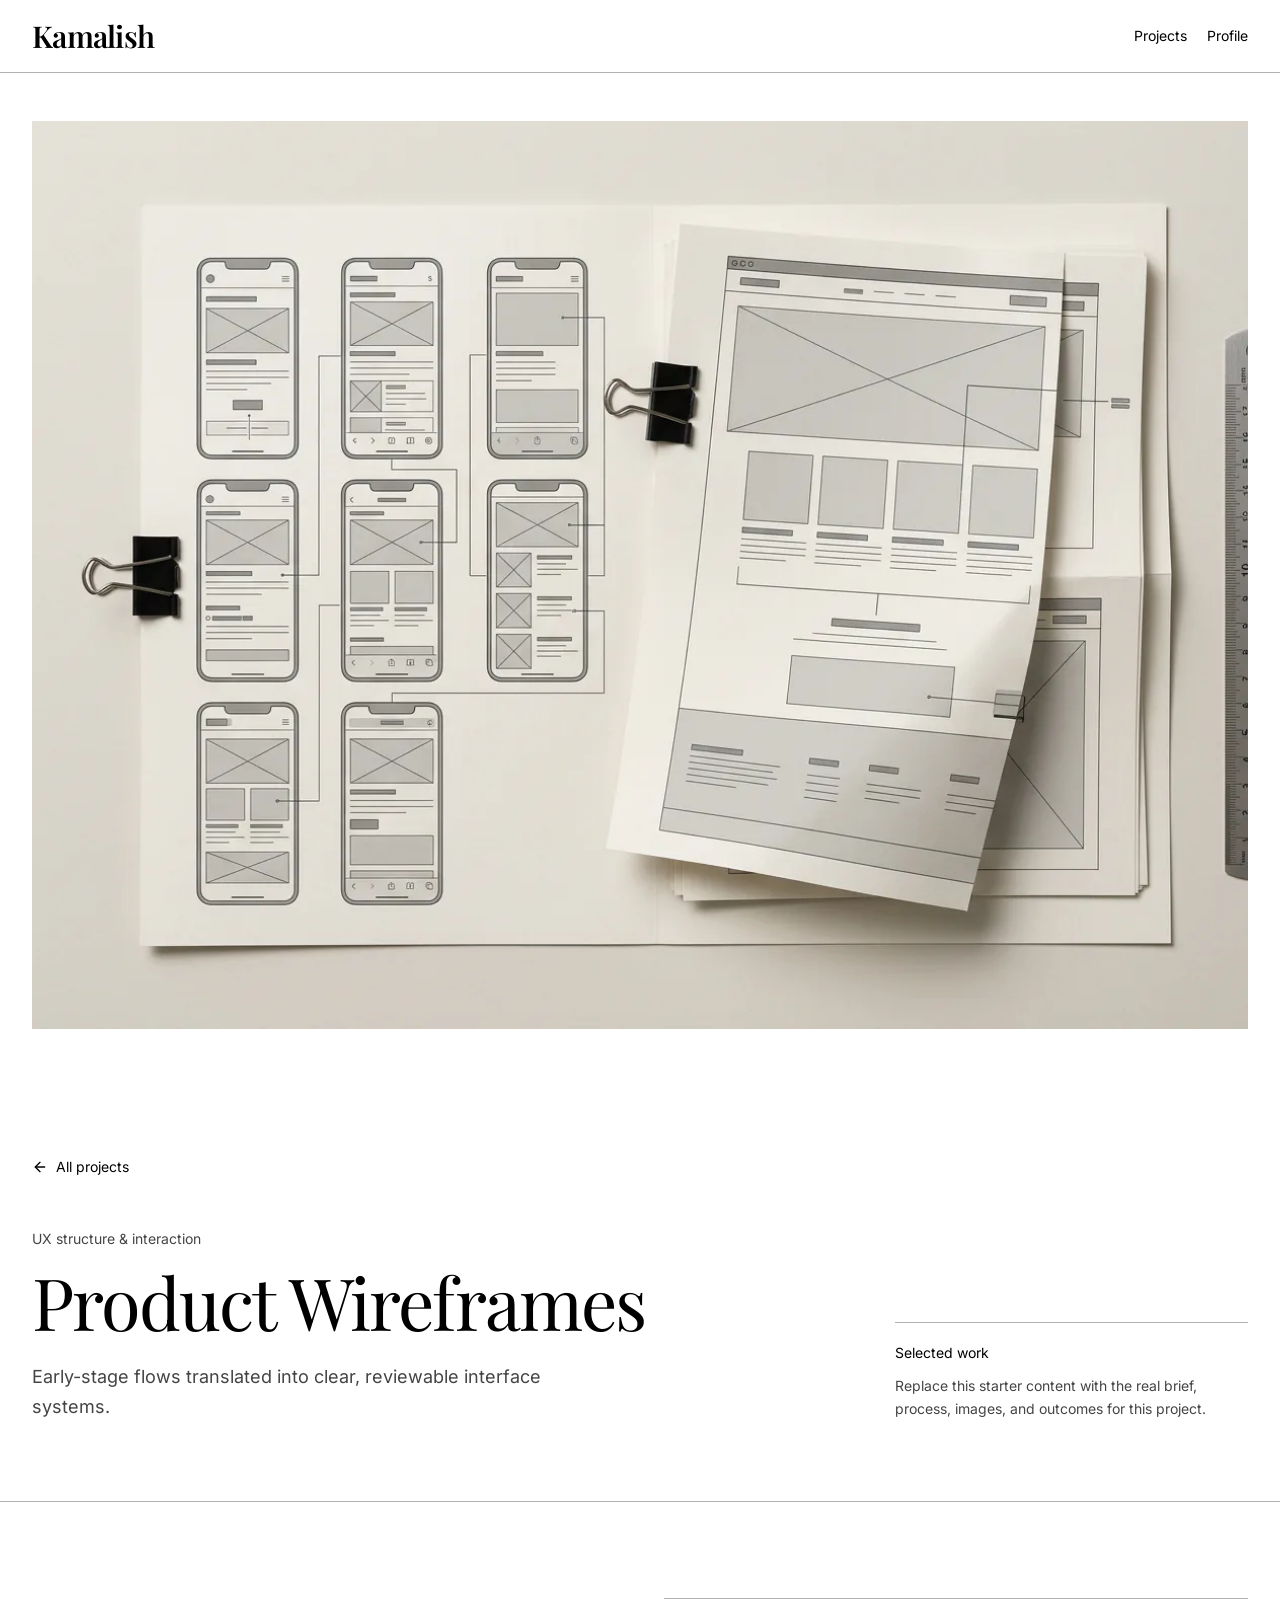
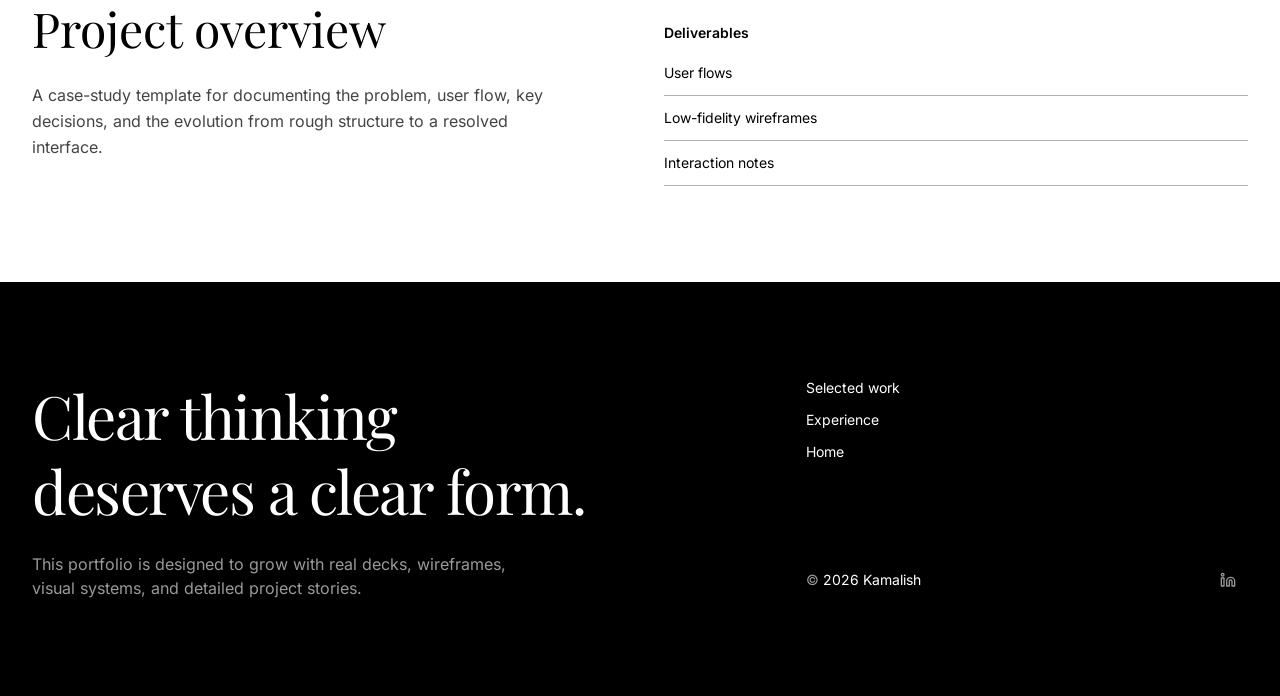
<file: website/work/product-wireframes/index.html>
<!DOCTYPE html>
<html lang="en">
<head>
<meta charset="UTF-8">
<meta name="viewport" content="width=device-width, initial-scale=1.0">
<link rel="icon" type="image/x-icon" href="../../favicon.ico">
<title>Product Wireframes — Kamalish</title>
<meta name="description" content="Early-stage flows translated into clear, reviewable interface systems.">
<link rel="stylesheet" href="../../assets/css/site.css">
<script src="../../assets/js/theme-core.js"></script>
<script src="../../assets/js/theme-apply.js"></script>
<script src="../../assets/js/render.js" defer></script>
<script src="../../assets/js/sections.js" defer></script>
</head>
<body>
<div class="project-page min-h-screen bg-ploy-background-primary text-ploy-text-primary">

<header class="nav border-b border-ploy-border-primary bg-ploy-background-primary text-ploy-text-primary">
  <nav class="nav__container mx-auto flex min-h-18 max-w-7xl items-center justify-between gap-4 px-5 md:px-8" aria-label="Primary navigation">
    <a class="nav__logo font-heading text-2xl font-semibold tracking-tight md:text-3xl" href="../../" aria-label="Kamalish portfolio home" data-cms="site.nav.logo">Kamalish</a>
    <div class="nav__actions flex items-center justify-end gap-5">
      <a class="nav__link text-sm text-ploy-text-primary transition-opacity hover:opacity-55" href="../../#work" data-cms="site.nav.links.0.label" data-cms-href="site.nav.links.0.href">Projects</a>
      <a class="nav__link hidden text-sm text-ploy-text-primary transition-opacity hover:opacity-55 sm:inline" href="../../#about" data-cms="site.nav.links.1.label" data-cms-href="site.nav.links.1.href">Profile</a>
    </div>
  </nav>
</header>

<main class="project-page__main">

  <section class="project-hero border-b border-ploy-border-primary px-5 py-14 md:px-8 md:py-20" data-default-section="hero" data-default-label="Hero">
    <div class="project-hero__container mx-auto max-w-7xl">
      <a class="project-hero__back inline-flex items-center gap-2 text-sm transition-opacity hover:opacity-55" href="../../#work">
        <svg xmlns="http://www.w3.org/2000/svg" width="24" height="24" viewBox="0 0 24 24" fill="none" stroke="currentColor" stroke-width="2" stroke-linecap="round" stroke-linejoin="round" class="lucide lucide-arrow-left project-hero__back-icon size-4" aria-hidden="true"><path d="m12 19-7-7 7-7"></path><path d="M19 12H5"></path></svg>All projects</a>
      <div class="project-hero__grid mt-12 grid gap-10 md:grid-cols-[1.4fr_0.6fr] md:items-end">
        <div class="project-hero__copy">
          <p class="project-hero__discipline text-sm text-ploy-text-secondary" data-cms="caseStudies.product-wireframes.discipline">UX structure &amp; interaction</p>
          <h1 class="project-hero__title mt-4 max-w-4xl font-heading text-balance text-5xl leading-[1.02] tracking-tight md:text-7xl" data-cms="caseStudies.product-wireframes.title">Product Wireframes</h1>
          <p class="project-hero__summary mt-6 max-w-xl text-lg leading-relaxed text-ploy-text-secondary" data-cms="caseStudies.product-wireframes.summary">Early-stage flows translated into clear, reviewable interface systems.</p>
        </div>
        <div class="project-hero__meta border-t border-ploy-border-primary pt-5">
          <p class="project-hero__year text-sm" data-cms="caseStudies.product-wireframes.year">Selected work</p>
          <p class="project-hero__note mt-3 text-sm leading-relaxed text-ploy-text-secondary" data-cms="caseStudies.product-wireframes.note">Replace this starter content with the real brief, process, images, and outcomes for this project.</p>
        </div>
      </div>
    </div>
  </section>

  <section class="project-media bg-ploy-background-secondary px-5 py-8 md:px-8 md:py-12" data-default-section="media" data-default-label="Media">
    <div class="project-media__container mx-auto max-w-7xl overflow-hidden">
      <img class="project-media__image w-full object-cover" src="../../assets/images/wireframes-cover.webp" alt="Editorial arrangement of mobile and desktop wireframes" data-cms-src="caseStudies.product-wireframes.image" data-cms-alt="caseStudies.product-wireframes.imageAlt">
    </div>
  </section>

  <section class="project-overview px-5 py-16 md:px-8 md:py-24" data-default-section="overview" data-default-label="Overview">
    <div class="project-overview__container mx-auto grid max-w-7xl gap-12 md:grid-cols-2">
      <div class="project-overview__copy">
        <h2 class="project-overview__title font-heading text-4xl leading-tight md:text-5xl" data-cms="caseStudies.product-wireframes.overviewTitle">Project overview</h2>
        <p class="project-overview__body mt-6 max-w-lg text-base leading-relaxed text-ploy-text-secondary" data-cms="caseStudies.product-wireframes.overview">A case-study template for documenting the problem, user flow, key decisions, and the evolution from rough structure to a resolved interface.</p>
      </div>
      <div class="project-overview__details border-t border-ploy-border-primary pt-6">
        <h2 class="project-overview__label text-sm font-semibold" data-cms="caseStudies.product-wireframes.deliverablesLabel">Deliverables</h2>
        <ul class="project-overview__list mt-5 space-y-3" data-cms-textlist="caseStudies.product-wireframes.deliverables">
          <template><li class="project-overview__item border-b border-ploy-border-primary pb-3 text-sm"></li></template>
          <li class="project-overview__item border-b border-ploy-border-primary pb-3 text-sm">User flows</li>
          <li class="project-overview__item border-b border-ploy-border-primary pb-3 text-sm">Low-fidelity wireframes</li>
          <li class="project-overview__item border-b border-ploy-border-primary pb-3 text-sm">Interaction notes</li>
        </ul>
      </div>
    </div>
  </section>

  <section class="project-pdf border-t border-ploy-border-primary bg-ploy-background-inverse px-5 py-16 text-ploy-text-inverse md:px-8 md:py-20" data-default-section="pdf" data-default-label="PDF Section">
    <div class="project-pdf__container mx-auto flex max-w-7xl flex-col items-start justify-between gap-8 md:flex-row md:items-center">
      <div class="project-pdf__copy">
        <svg xmlns="http://www.w3.org/2000/svg" width="24" height="24" viewBox="0 0 24 24" fill="none" stroke="currentColor" stroke-width="2" stroke-linecap="round" stroke-linejoin="round" class="lucide lucide-file-text project-pdf__icon size-6" aria-hidden="true"><path d="M6 22a2 2 0 0 1-2-2V4a2 2 0 0 1 2-2h8a2.4 2.4 0 0 1 1.704.706l3.588 3.588A2.4 2.4 0 0 1 20 8v12a2 2 0 0 1-2 2z"></path><path d="M14 2v5a1 1 0 0 0 1 1h5"></path><path d="M10 9H8"></path><path d="M16 13H8"></path><path d="M16 17H8"></path></svg>
        <h2 class="project-pdf__title mt-5 font-heading text-4xl" data-cms="caseStudies.product-wireframes.pdfTitle">Project PDF</h2>
        <p class="project-pdf__body mt-3 max-w-lg text-sm leading-relaxed text-ploy-text-inverse-secondary" data-cms="caseStudies.product-wireframes.pdfBody">Upload a deck or case-study PDF to Assets, then add its URL to this project’s pdfUrl field.</p>
      </div>
      <span class="project-pdf__status border border-ploy-border-inverse px-5 py-3 text-sm text-ploy-text-inverse-secondary" data-cms-hide="caseStudies.product-wireframes.pdfUrl" data-cms="caseStudies.product-wireframes.pdfStatus">PDF ready to connect</span>
      <a class="project-pdf__link border border-ploy-border-inverse px-5 py-3 text-sm text-ploy-text-inverse transition-opacity hover:opacity-70" target="_blank" rel="noopener" data-cms-show="caseStudies.product-wireframes.pdfUrl" data-cms-href="caseStudies.product-wireframes.pdfUrl">View PDF</a>
    </div>
  </section>

<div class="custom-sections" data-page="product-wireframes"></div>
</main>

<footer class="footer bg-ploy-background-inverse text-ploy-text-inverse" id="about" data-default-section="footer" data-default-label="Footer">
  <div class="footer__container mx-auto grid max-w-7xl gap-14 px-5 py-16 md:grid-cols-[1.4fr_1fr] md:px-8 md:py-24">
    <div class="footer__statement max-w-2xl">
      <h2 class="footer__title font-heading text-balance text-4xl leading-tight tracking-tight md:text-6xl" data-cms="site.footer.title">Clear thinking deserves a clear form.</h2>
      <p class="footer__copy mt-6 max-w-lg text-base text-ploy-text-inverse-secondary" data-cms="site.footer.copy">This portfolio is designed to grow with real decks, wireframes, visual systems, and detailed project stories.</p>
    </div>
    <div class="footer__meta flex flex-col justify-between gap-10 border-t border-ploy-border-inverse pt-6 md:border-l md:border-t-0 md:pl-10 md:pt-0">
      <div class="footer__links flex flex-col gap-3" data-cms-list="site.footer.links">
        <template><a class="footer__link text-sm transition-opacity hover:opacity-60" data-f="label" data-f-href="href"></a></template>
        <a class="footer__link text-sm transition-opacity hover:opacity-60" href="../../#work">Selected work</a>
        <a class="footer__link text-sm transition-opacity hover:opacity-60" href="../../#experience">Experience</a>
        <a class="footer__link text-sm transition-opacity hover:opacity-60" href="../../">Home</a>
      </div>
      <div class="footer__bottom flex items-center justify-between gap-4">
        <p class="footer__copyright text-sm text-ploy-text-inverse-secondary">© <span data-cms="site.footer.copyrightYear">2026</span> <span data-cms="site.footer.copyrightName">Kamalish</span></p>
        <span class="footer__linkedin footer__linkedin--pending inline-flex size-10 items-center justify-center rounded-button border border-ploy-border-inverse text-ploy-text-inverse-secondary" aria-label="LinkedIn link coming soon" data-cms-linkedin="site.footer.linkedinUrl">
          <svg xmlns="http://www.w3.org/2000/svg" width="24" height="24" viewBox="0 0 24 24" fill="none" stroke="currentColor" stroke-width="2" stroke-linecap="round" stroke-linejoin="round" class="lucide lucide-linkedin footer__linkedin-icon size-4" aria-hidden="true"><path d="M16 8a6 6 0 0 1 6 6v7h-4v-7a2 2 0 0 0-2-2 2 2 0 0 0-2 2v7h-4v-7a6 6 0 0 1 6-6z"></path><rect width="4" height="12" x="2" y="9"></rect><circle cx="4" cy="4" r="2"></circle></svg>
        </span>
      </div>
    </div>
  </div>
</footer>

</div>
</body>
</html>
</file>
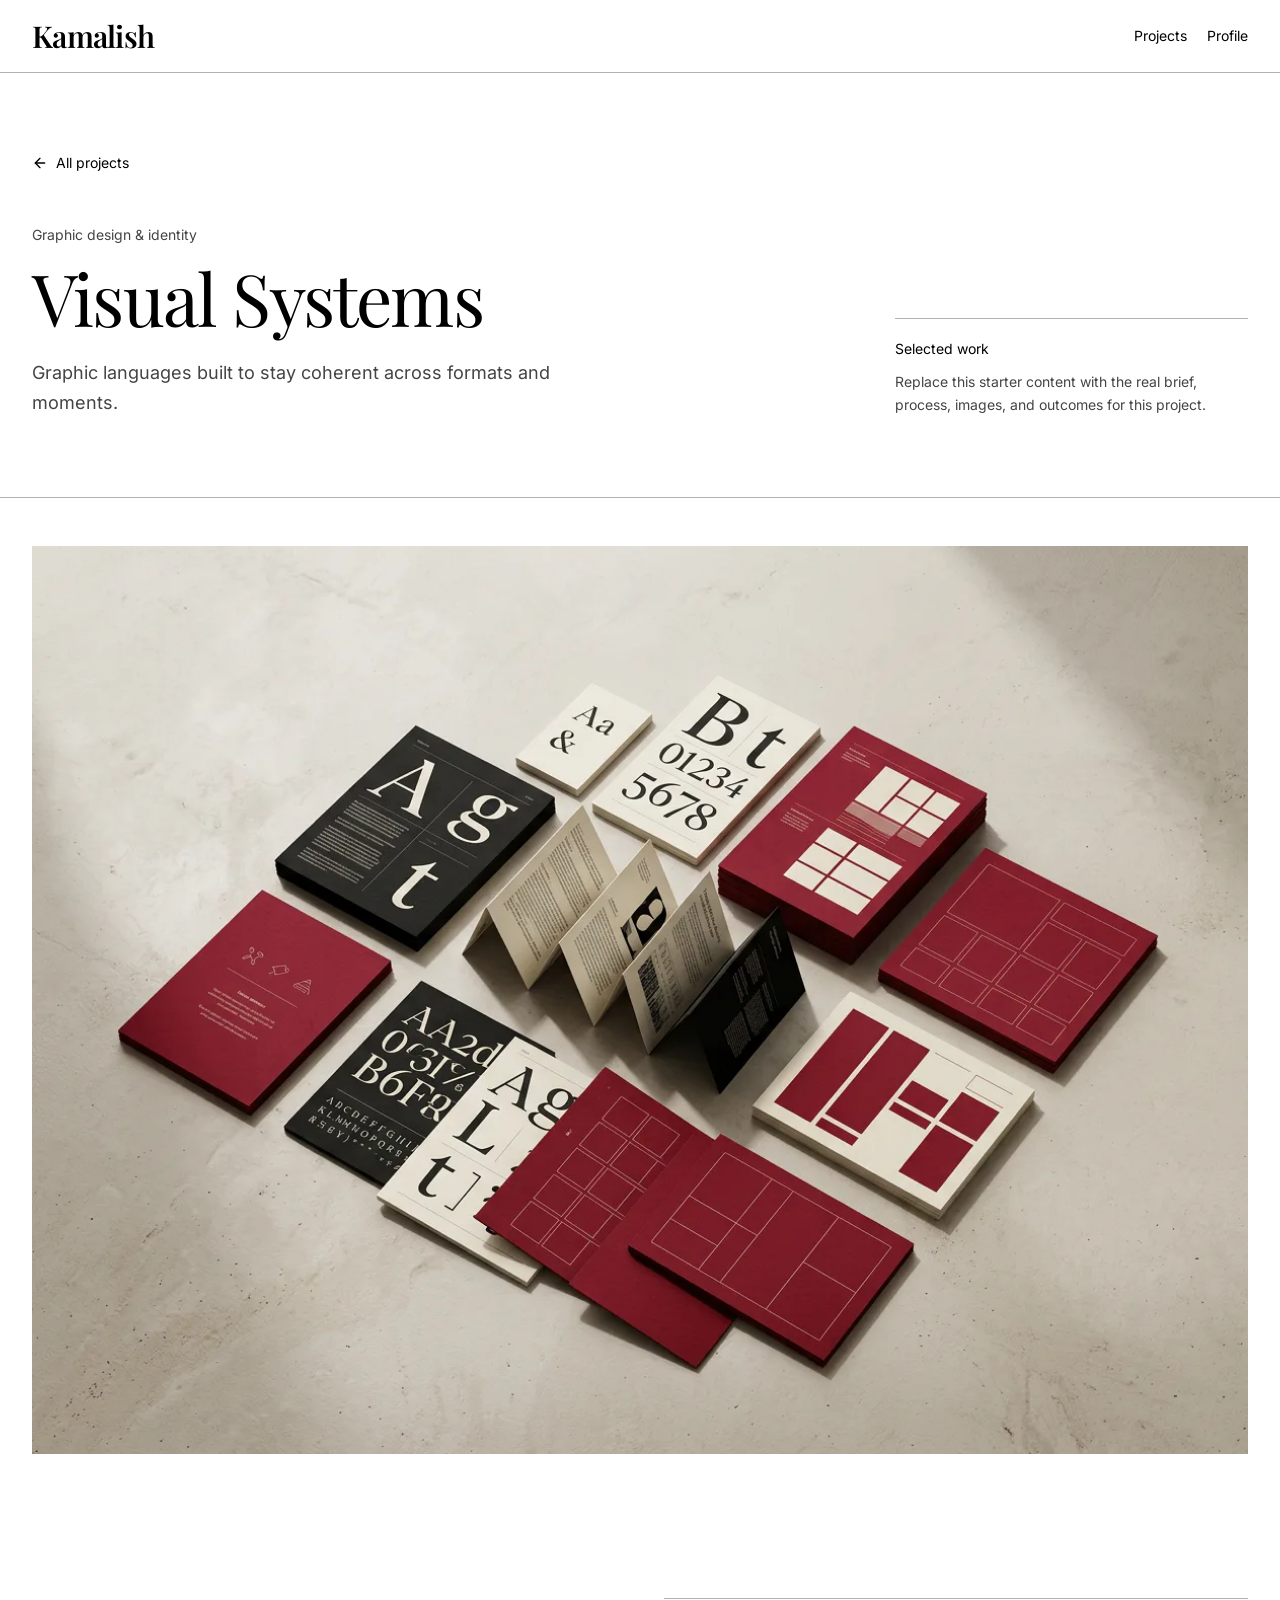
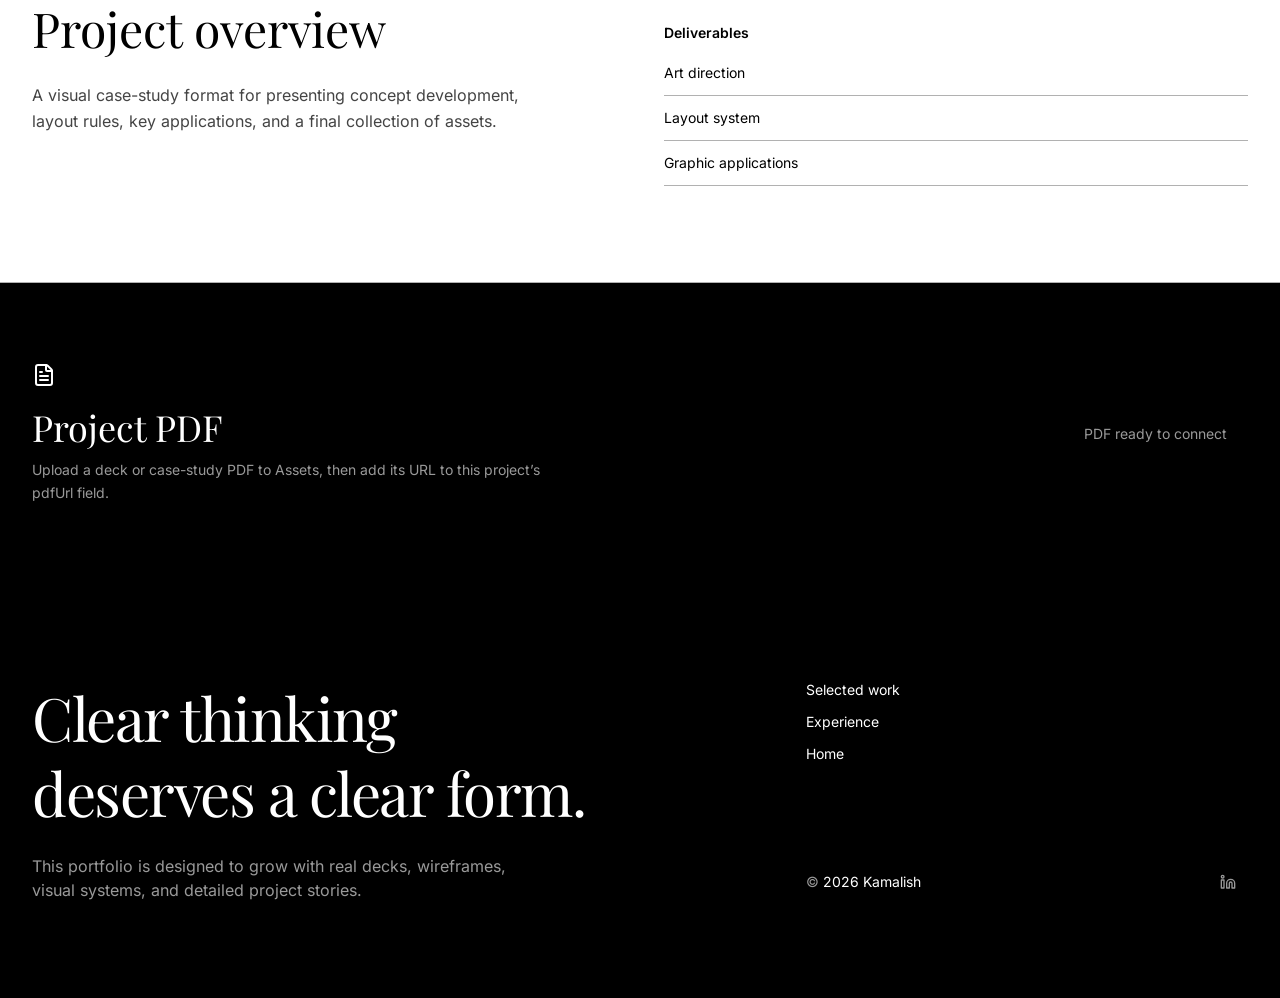
<file: website/work/visual-systems/index.html>
<!DOCTYPE html>
<html lang="en">
<head>
<meta charset="UTF-8">
<meta name="viewport" content="width=device-width, initial-scale=1.0">
<link rel="icon" type="image/x-icon" href="../../favicon.ico">
<title>Visual Systems — Kamalish</title>
<meta name="description" content="Graphic languages built to stay coherent across formats and moments.">
<link rel="stylesheet" href="../../assets/css/site.css">
<script src="../../assets/js/theme-core.js"></script>
<script src="../../assets/js/theme-apply.js"></script>
<script src="../../assets/js/render.js" defer></script>
<script src="../../assets/js/sections.js" defer></script>
</head>
<body>
<div class="project-page min-h-screen bg-ploy-background-primary text-ploy-text-primary">

<header class="nav border-b border-ploy-border-primary bg-ploy-background-primary text-ploy-text-primary">
  <nav class="nav__container mx-auto flex min-h-18 max-w-7xl items-center justify-between gap-4 px-5 md:px-8" aria-label="Primary navigation">
    <a class="nav__logo font-heading text-2xl font-semibold tracking-tight md:text-3xl" href="../../" aria-label="Kamalish portfolio home" data-cms="site.nav.logo">Kamalish</a>
    <div class="nav__actions flex items-center justify-end gap-5">
      <a class="nav__link text-sm text-ploy-text-primary transition-opacity hover:opacity-55" href="../../#work" data-cms="site.nav.links.0.label" data-cms-href="site.nav.links.0.href">Projects</a>
      <a class="nav__link hidden text-sm text-ploy-text-primary transition-opacity hover:opacity-55 sm:inline" href="../../#about" data-cms="site.nav.links.1.label" data-cms-href="site.nav.links.1.href">Profile</a>
    </div>
  </nav>
</header>

<main class="project-page__main">

  <section class="project-hero border-b border-ploy-border-primary px-5 py-14 md:px-8 md:py-20" data-default-section="hero" data-default-label="Hero">
    <div class="project-hero__container mx-auto max-w-7xl">
      <a class="project-hero__back inline-flex items-center gap-2 text-sm transition-opacity hover:opacity-55" href="../../#work">
        <svg xmlns="http://www.w3.org/2000/svg" width="24" height="24" viewBox="0 0 24 24" fill="none" stroke="currentColor" stroke-width="2" stroke-linecap="round" stroke-linejoin="round" class="lucide lucide-arrow-left project-hero__back-icon size-4" aria-hidden="true"><path d="m12 19-7-7 7-7"></path><path d="M19 12H5"></path></svg>All projects</a>
      <div class="project-hero__grid mt-12 grid gap-10 md:grid-cols-[1.4fr_0.6fr] md:items-end">
        <div class="project-hero__copy">
          <p class="project-hero__discipline text-sm text-ploy-text-secondary" data-cms="caseStudies.visual-systems.discipline">Graphic design &amp; identity</p>
          <h1 class="project-hero__title mt-4 max-w-4xl font-heading text-balance text-5xl leading-[1.02] tracking-tight md:text-7xl" data-cms="caseStudies.visual-systems.title">Visual Systems</h1>
          <p class="project-hero__summary mt-6 max-w-xl text-lg leading-relaxed text-ploy-text-secondary" data-cms="caseStudies.visual-systems.summary">Graphic languages built to stay coherent across formats and moments.</p>
        </div>
        <div class="project-hero__meta border-t border-ploy-border-primary pt-5">
          <p class="project-hero__year text-sm" data-cms="caseStudies.visual-systems.year">Selected work</p>
          <p class="project-hero__note mt-3 text-sm leading-relaxed text-ploy-text-secondary" data-cms="caseStudies.visual-systems.note">Replace this starter content with the real brief, process, images, and outcomes for this project.</p>
        </div>
      </div>
    </div>
  </section>

  <section class="project-media bg-ploy-background-secondary px-5 py-8 md:px-8 md:py-12" data-default-section="media" data-default-label="Media">
    <div class="project-media__container mx-auto max-w-7xl overflow-hidden">
      <img class="project-media__image w-full object-cover" src="../../assets/images/visual-systems-cover.webp" alt="Black, ivory, and crimson graphic design artifacts" data-cms-src="caseStudies.visual-systems.image" data-cms-alt="caseStudies.visual-systems.imageAlt">
    </div>
  </section>

  <section class="project-overview px-5 py-16 md:px-8 md:py-24" data-default-section="overview" data-default-label="Overview">
    <div class="project-overview__container mx-auto grid max-w-7xl gap-12 md:grid-cols-2">
      <div class="project-overview__copy">
        <h2 class="project-overview__title font-heading text-4xl leading-tight md:text-5xl" data-cms="caseStudies.visual-systems.overviewTitle">Project overview</h2>
        <p class="project-overview__body mt-6 max-w-lg text-base leading-relaxed text-ploy-text-secondary" data-cms="caseStudies.visual-systems.overview">A visual case-study format for presenting concept development, layout rules, key applications, and a final collection of assets.</p>
      </div>
      <div class="project-overview__details border-t border-ploy-border-primary pt-6">
        <h2 class="project-overview__label text-sm font-semibold" data-cms="caseStudies.visual-systems.deliverablesLabel">Deliverables</h2>
        <ul class="project-overview__list mt-5 space-y-3" data-cms-textlist="caseStudies.visual-systems.deliverables">
          <template><li class="project-overview__item border-b border-ploy-border-primary pb-3 text-sm"></li></template>
          <li class="project-overview__item border-b border-ploy-border-primary pb-3 text-sm">Art direction</li>
          <li class="project-overview__item border-b border-ploy-border-primary pb-3 text-sm">Layout system</li>
          <li class="project-overview__item border-b border-ploy-border-primary pb-3 text-sm">Graphic applications</li>
        </ul>
      </div>
    </div>
  </section>

  <section class="project-pdf border-t border-ploy-border-primary bg-ploy-background-inverse px-5 py-16 text-ploy-text-inverse md:px-8 md:py-20" data-default-section="pdf" data-default-label="PDF Section">
    <div class="project-pdf__container mx-auto flex max-w-7xl flex-col items-start justify-between gap-8 md:flex-row md:items-center">
      <div class="project-pdf__copy">
        <svg xmlns="http://www.w3.org/2000/svg" width="24" height="24" viewBox="0 0 24 24" fill="none" stroke="currentColor" stroke-width="2" stroke-linecap="round" stroke-linejoin="round" class="lucide lucide-file-text project-pdf__icon size-6" aria-hidden="true"><path d="M6 22a2 2 0 0 1-2-2V4a2 2 0 0 1 2-2h8a2.4 2.4 0 0 1 1.704.706l3.588 3.588A2.4 2.4 0 0 1 20 8v12a2 2 0 0 1-2 2z"></path><path d="M14 2v5a1 1 0 0 0 1 1h5"></path><path d="M10 9H8"></path><path d="M16 13H8"></path><path d="M16 17H8"></path></svg>
        <h2 class="project-pdf__title mt-5 font-heading text-4xl" data-cms="caseStudies.visual-systems.pdfTitle">Project PDF</h2>
        <p class="project-pdf__body mt-3 max-w-lg text-sm leading-relaxed text-ploy-text-inverse-secondary" data-cms="caseStudies.visual-systems.pdfBody">Upload a deck or case-study PDF to Assets, then add its URL to this project’s pdfUrl field.</p>
      </div>
      <span class="project-pdf__status border border-ploy-border-inverse px-5 py-3 text-sm text-ploy-text-inverse-secondary" data-cms-hide="caseStudies.visual-systems.pdfUrl" data-cms="caseStudies.visual-systems.pdfStatus">PDF ready to connect</span>
      <a class="project-pdf__link border border-ploy-border-inverse px-5 py-3 text-sm text-ploy-text-inverse transition-opacity hover:opacity-70" target="_blank" rel="noopener" data-cms-show="caseStudies.visual-systems.pdfUrl" data-cms-href="caseStudies.visual-systems.pdfUrl">View PDF</a>
    </div>
  </section>

<div class="custom-sections" data-page="visual-systems"></div>
</main>

<footer class="footer bg-ploy-background-inverse text-ploy-text-inverse" id="about" data-default-section="footer" data-default-label="Footer">
  <div class="footer__container mx-auto grid max-w-7xl gap-14 px-5 py-16 md:grid-cols-[1.4fr_1fr] md:px-8 md:py-24">
    <div class="footer__statement max-w-2xl">
      <h2 class="footer__title font-heading text-balance text-4xl leading-tight tracking-tight md:text-6xl" data-cms="site.footer.title">Clear thinking deserves a clear form.</h2>
      <p class="footer__copy mt-6 max-w-lg text-base text-ploy-text-inverse-secondary" data-cms="site.footer.copy">This portfolio is designed to grow with real decks, wireframes, visual systems, and detailed project stories.</p>
    </div>
    <div class="footer__meta flex flex-col justify-between gap-10 border-t border-ploy-border-inverse pt-6 md:border-l md:border-t-0 md:pl-10 md:pt-0">
      <div class="footer__links flex flex-col gap-3" data-cms-list="site.footer.links">
        <template><a class="footer__link text-sm transition-opacity hover:opacity-60" data-f="label" data-f-href="href"></a></template>
        <a class="footer__link text-sm transition-opacity hover:opacity-60" href="../../#work">Selected work</a>
        <a class="footer__link text-sm transition-opacity hover:opacity-60" href="../../#experience">Experience</a>
        <a class="footer__link text-sm transition-opacity hover:opacity-60" href="../../">Home</a>
      </div>
      <div class="footer__bottom flex items-center justify-between gap-4">
        <p class="footer__copyright text-sm text-ploy-text-inverse-secondary">© <span data-cms="site.footer.copyrightYear">2026</span> <span data-cms="site.footer.copyrightName">Kamalish</span></p>
        <span class="footer__linkedin footer__linkedin--pending inline-flex size-10 items-center justify-center rounded-button border border-ploy-border-inverse text-ploy-text-inverse-secondary" aria-label="LinkedIn link coming soon" data-cms-linkedin="site.footer.linkedinUrl">
          <svg xmlns="http://www.w3.org/2000/svg" width="24" height="24" viewBox="0 0 24 24" fill="none" stroke="currentColor" stroke-width="2" stroke-linecap="round" stroke-linejoin="round" class="lucide lucide-linkedin footer__linkedin-icon size-4" aria-hidden="true"><path d="M16 8a6 6 0 0 1 6 6v7h-4v-7a2 2 0 0 0-2-2 2 2 0 0 0-2 2v7h-4v-7a6 6 0 0 1 6-6z"></path><rect width="4" height="12" x="2" y="9"></rect><circle cx="4" cy="4" r="2"></circle></svg>
        </span>
      </div>
    </div>
  </div>
</footer>

</div>
</body>
</html>
</file>
<file: website/assets/css/site.css>
@font-face{font-family:Inter Variable;font-style:normal;font-display:swap;font-weight:100 900;src:url(../fonts/inter-cyrillic-ext-wght-normal.BOeWTOD4.woff2) format("woff2-variations");unicode-range:U+0460-052F,U+1C80-1C8A,U+20B4,U+2DE0-2DFF,U+A640-A69F,U+FE2E-FE2F}@font-face{font-family:Inter Variable;font-style:normal;font-display:swap;font-weight:100 900;src:url(../fonts/inter-cyrillic-wght-normal.DqGufNeO.woff2) format("woff2-variations");unicode-range:U+0301,U+0400-045F,U+0490-0491,U+04B0-04B1,U+2116}@font-face{font-family:Inter Variable;font-style:normal;font-display:swap;font-weight:100 900;src:url(../fonts/inter-greek-ext-wght-normal.DlzME5K_.woff2) format("woff2-variations");unicode-range:U+1F00-1FFF}@font-face{font-family:Inter Variable;font-style:normal;font-display:swap;font-weight:100 900;src:url(../fonts/inter-greek-wght-normal.CkhJZR-_.woff2) format("woff2-variations");unicode-range:U+0370-0377,U+037A-037F,U+0384-038A,U+038C,U+038E-03A1,U+03A3-03FF}@font-face{font-family:Inter Variable;font-style:normal;font-display:swap;font-weight:100 900;src:url(../fonts/inter-vietnamese-wght-normal.CBcvBZtf.woff2) format("woff2-variations");unicode-range:U+0102-0103,U+0110-0111,U+0128-0129,U+0168-0169,U+01A0-01A1,U+01AF-01B0,U+0300-0301,U+0303-0304,U+0308-0309,U+0323,U+0329,U+1EA0-1EF9,U+20AB}@font-face{font-family:Inter Variable;font-style:normal;font-display:swap;font-weight:100 900;src:url(../fonts/inter-latin-ext-wght-normal.DO1Apj_S.woff2) format("woff2-variations");unicode-range:U+0100-02BA,U+02BD-02C5,U+02C7-02CC,U+02CE-02D7,U+02DD-02FF,U+0304,U+0308,U+0329,U+1D00-1DBF,U+1E00-1E9F,U+1EF2-1EFF,U+2020,U+20A0-20AB,U+20AD-20C0,U+2113,U+2C60-2C7F,U+A720-A7FF}@font-face{font-family:Inter Variable;font-style:normal;font-display:swap;font-weight:100 900;src:url(../fonts/inter-latin-wght-normal.Dx4kXJAl.woff2) format("woff2-variations");unicode-range:U+0000-00FF,U+0131,U+0152-0153,U+02BB-02BC,U+02C6,U+02DA,U+02DC,U+0304,U+0308,U+0329,U+2000-206F,U+20AC,U+2122,U+2191,U+2193,U+2212,U+2215,U+FEFF,U+FFFD}@font-face{font-family:Playfair Display Variable;font-style:normal;font-display:swap;font-weight:400 900;src:url(../fonts/playfair-display-cyrillic-wght-normal.5WvUvBgz.woff2) format("woff2-variations");unicode-range:U+0301,U+0400-045F,U+0490-0491,U+04B0-04B1,U+2116}@font-face{font-family:Playfair Display Variable;font-style:normal;font-display:swap;font-weight:400 900;src:url(../fonts/playfair-display-vietnamese-wght-normal.Cabi7G8-.woff2) format("woff2-variations");unicode-range:U+0102-0103,U+0110-0111,U+0128-0129,U+0168-0169,U+01A0-01A1,U+01AF-01B0,U+0300-0301,U+0303-0304,U+0308-0309,U+0323,U+0329,U+1EA0-1EF9,U+20AB}@font-face{font-family:Playfair Display Variable;font-style:normal;font-display:swap;font-weight:400 900;src:url(../fonts/playfair-display-latin-ext-wght-normal.CT1r92Rl.woff2) format("woff2-variations");unicode-range:U+0100-02BA,U+02BD-02C5,U+02C7-02CC,U+02CE-02D7,U+02DD-02FF,U+0304,U+0308,U+0329,U+1D00-1DBF,U+1E00-1E9F,U+1EF2-1EFF,U+2020,U+20A0-20AB,U+20AD-20C0,U+2113,U+2C60-2C7F,U+A720-A7FF}@font-face{font-family:Playfair Display Variable;font-style:normal;font-display:swap;font-weight:400 900;src:url(../fonts/playfair-display-latin-wght-normal.BOwq7MWX.woff2) format("woff2-variations");unicode-range:U+0000-00FF,U+0131,U+0152-0153,U+02BB-02BC,U+02C6,U+02DA,U+02DC,U+0304,U+0308,U+0329,U+2000-206F,U+20AC,U+2122,U+2191,U+2193,U+2212,U+2215,U+FEFF,U+FFFD}@layer properties{@supports (((-webkit-hyphens:none)) and (not (margin-trim:inline))) or ((-moz-orient:inline) and (not (color:rgb(from red r g b)))){*,:before,:after,::backdrop{--tw-scale-x:1;--tw-scale-y:1;--tw-scale-z:1;--tw-rotate-x:initial;--tw-rotate-y:initial;--tw-rotate-z:initial;--tw-skew-x:initial;--tw-skew-y:initial;--tw-space-y-reverse:0;--tw-border-style:solid;--tw-leading:initial;--tw-font-weight:initial;--tw-tracking:initial;--tw-shadow:0 0 #0000;--tw-shadow-color:initial;--tw-shadow-alpha:100%;--tw-inset-shadow:0 0 #0000;--tw-inset-shadow-color:initial;--tw-inset-shadow-alpha:100%;--tw-ring-color:initial;--tw-ring-shadow:0 0 #0000;--tw-inset-ring-color:initial;--tw-inset-ring-shadow:0 0 #0000;--tw-ring-inset:initial;--tw-ring-offset-width:0px;--tw-ring-offset-color:#fff;--tw-ring-offset-shadow:0 0 #0000;--tw-outline-style:solid;--tw-blur:initial;--tw-brightness:initial;--tw-contrast:initial;--tw-grayscale:initial;--tw-hue-rotate:initial;--tw-invert:initial;--tw-opacity:initial;--tw-saturate:initial;--tw-sepia:initial;--tw-drop-shadow:initial;--tw-drop-shadow-color:initial;--tw-drop-shadow-alpha:100%;--tw-drop-shadow-size:initial;--tw-duration:initial;--tw-ease:initial;--tw-animation-delay:0s;--tw-animation-direction:normal;--tw-animation-duration:initial;--tw-animation-fill-mode:none;--tw-animation-iteration-count:1;--tw-enter-blur:0;--tw-enter-opacity:1;--tw-enter-rotate:0;--tw-enter-scale:1;--tw-enter-translate-x:0;--tw-enter-translate-y:0;--tw-exit-blur:0;--tw-exit-opacity:1;--tw-exit-rotate:0;--tw-exit-scale:1;--tw-exit-translate-x:0;--tw-exit-translate-y:0}}}@layer theme{:root,:host{--font-mono:var(--font-mono);--spacing:.25rem;--container-md:28rem;--container-lg:32rem;--container-xl:36rem;--container-2xl:42rem;--container-3xl:48rem;--container-4xl:56rem;--container-7xl:80rem;--text-xs--line-height:calc(1/.75);--text-sm--line-height:calc(1.25/.875);--text-base--line-height: 1.5 ;--text-lg--line-height:calc(1.75/1.125);--text-xl--line-height:calc(1.75/1.25);--text-2xl--line-height:calc(2/1.5);--text-3xl--line-height: 1.2 ;--text-4xl--line-height:calc(2.5/2.25);--text-5xl--line-height:1;--text-6xl--line-height:1;--text-7xl--line-height:1;--font-weight-medium:500;--font-weight-semibold:600;--tracking-tight:-.025em;--leading-tight:1.25;--leading-relaxed:1.625;--radius-md:.375rem;--ease-in:cubic-bezier(.4,0,1,1);--ease-out:cubic-bezier(0,0,.2,1);--ease-in-out:cubic-bezier(.4,0,.2,1);--aspect-video:16/9;--default-transition-duration:.15s;--default-transition-timing-function:cubic-bezier(.4,0,.2,1);--default-font-family:var(--font-body);--default-mono-font-family:var(--font-mono);--radius-button:var(--radius-button,var(--radius));--radius-card:var(--radius-card,var(--radius));--radius-input:var(--radius-input,var(--radius));--font-heading:var(--font-heading);--font-body:var(--font-body);--font-eyebrow:var(--font-eyebrow,var(--font-body));--font-button:var(--font-button,var(--font-body))}}@layer base{*,:after,:before,::backdrop{box-sizing:border-box;border:0 solid;margin:0;padding:0}::file-selector-button{box-sizing:border-box;border:0 solid;margin:0;padding:0}html,:host{-webkit-text-size-adjust:100%;tab-size:4;line-height:1.5;font-family:var(--default-font-family,ui-sans-serif,system-ui,sans-serif,"Apple Color Emoji","Segoe UI Emoji","Segoe UI Symbol","Noto Color Emoji");font-feature-settings:var(--default-font-feature-settings,normal);font-variation-settings:var(--default-font-variation-settings,normal);-webkit-tap-highlight-color:transparent}hr{height:0;color:inherit;border-top-width:1px}abbr:where([title]){-webkit-text-decoration:underline dotted;text-decoration:underline dotted}h1,h2,h3,h4,h5,h6{font-size:inherit;font-weight:inherit}a{color:inherit;-webkit-text-decoration:inherit;text-decoration:inherit}b,strong{font-weight:bolder}code,kbd,samp,pre{font-family:var(--default-mono-font-family,ui-monospace,SFMono-Regular,Menlo,Monaco,Consolas,"Liberation Mono","Courier New",monospace);font-feature-settings:var(--default-mono-font-feature-settings,normal);font-variation-settings:var(--default-mono-font-variation-settings,normal);font-size:1em}small{font-size:80%}sub,sup{vertical-align:baseline;font-size:75%;line-height:0;position:relative}sub{bottom:-.25em}sup{top:-.5em}table{text-indent:0;border-color:inherit;border-collapse:collapse}:-moz-focusring{outline:auto}progress{vertical-align:baseline}summary{display:list-item}ol,ul,menu{list-style:none}img,svg,video,canvas,audio,iframe,embed,object{vertical-align:middle;display:block}img,video{max-width:100%;height:auto}button,input,select,optgroup,textarea{font:inherit;font-feature-settings:inherit;font-variation-settings:inherit;letter-spacing:inherit;color:inherit;opacity:1;background-color:#0000;border-radius:0}::file-selector-button{font:inherit;font-feature-settings:inherit;font-variation-settings:inherit;letter-spacing:inherit;color:inherit;opacity:1;background-color:#0000;border-radius:0}:where(select:is([multiple],[size])) optgroup{font-weight:bolder}:where(select:is([multiple],[size])) optgroup option{padding-inline-start:20px}::file-selector-button{margin-inline-end:4px}::placeholder{opacity:1}@supports (not ((-webkit-appearance:-apple-pay-button))) or (contain-intrinsic-size:1px){::placeholder{color:currentColor}@supports (color:color-mix(in lab,red,red)){::placeholder{color:color-mix(in oklab,currentcolor 50%,transparent)}}}textarea{resize:vertical}::-webkit-search-decoration{-webkit-appearance:none}::-webkit-date-and-time-value{min-height:1lh;text-align:inherit}::-webkit-datetime-edit{display:inline-flex}::-webkit-datetime-edit-fields-wrapper{padding:0}::-webkit-datetime-edit{padding-block:0}::-webkit-datetime-edit-year-field{padding-block:0}::-webkit-datetime-edit-month-field{padding-block:0}::-webkit-datetime-edit-day-field{padding-block:0}::-webkit-datetime-edit-hour-field{padding-block:0}::-webkit-datetime-edit-minute-field{padding-block:0}::-webkit-datetime-edit-second-field{padding-block:0}::-webkit-datetime-edit-millisecond-field{padding-block:0}::-webkit-datetime-edit-meridiem-field{padding-block:0}::-webkit-calendar-picker-indicator{line-height:1}:-moz-ui-invalid{box-shadow:none}button,input:where([type=button],[type=reset],[type=submit]){appearance:button}::file-selector-button{appearance:button}::-webkit-inner-spin-button{height:auto}::-webkit-outer-spin-button{height:auto}[hidden]:where(:not([hidden=until-found])){display:none!important}*{border-color:var(--border);outline-color:var(--ring)}@supports (color:color-mix(in lab,red,red)){*{outline-color:color-mix(in oklab,var(--ring)50%,transparent)}}html{scroll-behavior:smooth}body{background-color:var(--ploy-background-primary);font-family:var(--font-body);color:var(--ploy-text-primary);font-weight:var(--font-body-weight);letter-spacing:var(--font-body-letter-spacing);line-height:var(--font-body-line-height)}.typography-heading{font-weight:var(--font-heading-weight);letter-spacing:var(--font-heading-letter-spacing);line-height:var(--font-heading-line-height)}.typography-body{font-weight:var(--font-body-weight);letter-spacing:var(--font-body-letter-spacing);line-height:var(--font-body-line-height)}.typography-eyebrow{font-weight:var(--font-eyebrow-weight);letter-spacing:var(--font-eyebrow-letter-spacing);line-height:var(--font-eyebrow-line-height)}.typography-button{font-weight:var(--font-button-weight);letter-spacing:var(--font-button-letter-spacing);line-height:var(--font-button-line-height)}}@layer components;@layer utilities{.collapse{visibility:collapse}.invisible{visibility:hidden}.visible{visibility:visible}.absolute{position:absolute}.fixed{position:fixed}.relative{position:relative}.static{position:static}.\!container{width:100%!important}@media(min-width:40rem){.\!container{max-width:40rem!important}}@media(min-width:48rem){.\!container{max-width:48rem!important}}@media(min-width:64rem){.\!container{max-width:64rem!important}}@media(min-width:80rem){.\!container{max-width:80rem!important}}@media(min-width:96rem){.\!container{max-width:96rem!important}}.container{width:100%}@media(min-width:40rem){.container{max-width:40rem}}@media(min-width:48rem){.container{max-width:48rem}}@media(min-width:64rem){.container{max-width:64rem}}@media(min-width:80rem){.container{max-width:80rem}}@media(min-width:96rem){.container{max-width:96rem}}.mx-auto{margin-inline:auto}.prose{color:var(--tw-prose-body);max-width:65ch}.prose :where(p):not(:where([class~=not-prose],[class~=not-prose] *)){margin-top:1.25em;margin-bottom:1.25em}.prose :where([class~=lead]):not(:where([class~=not-prose],[class~=not-prose] *)){color:var(--tw-prose-lead);margin-top:1.2em;margin-bottom:1.2em;font-size:1.25em;line-height:1.6}.prose :where(a):not(:where([class~=not-prose],[class~=not-prose] *)){color:var(--tw-prose-links);font-weight:500;text-decoration:underline}.prose :where(strong):not(:where([class~=not-prose],[class~=not-prose] *)){color:var(--tw-prose-bold);font-weight:600}.prose :where(a strong):not(:where([class~=not-prose],[class~=not-prose] *)),.prose :where(blockquote strong):not(:where([class~=not-prose],[class~=not-prose] *)),.prose :where(thead th strong):not(:where([class~=not-prose],[class~=not-prose] *)){color:inherit}.prose :where(ol):not(:where([class~=not-prose],[class~=not-prose] *)){margin-top:1.25em;margin-bottom:1.25em;padding-inline-start:1.625em;list-style-type:decimal}.prose :where(ol[type=A]):not(:where([class~=not-prose],[class~=not-prose] *)){list-style-type:upper-alpha}.prose :where(ol[type=a]):not(:where([class~=not-prose],[class~=not-prose] *)){list-style-type:lower-alpha}.prose :where(ol[type=A s]):not(:where([class~=not-prose],[class~=not-prose] *)){list-style-type:upper-alpha}.prose :where(ol[type=a s]):not(:where([class~=not-prose],[class~=not-prose] *)){list-style-type:lower-alpha}.prose :where(ol[type=I]):not(:where([class~=not-prose],[class~=not-prose] *)){list-style-type:upper-roman}.prose :where(ol[type=i]):not(:where([class~=not-prose],[class~=not-prose] *)){list-style-type:lower-roman}.prose :where(ol[type=I s]):not(:where([class~=not-prose],[class~=not-prose] *)){list-style-type:upper-roman}.prose :where(ol[type=i s]):not(:where([class~=not-prose],[class~=not-prose] *)){list-style-type:lower-roman}.prose :where(ol[type="1"]):not(:where([class~=not-prose],[class~=not-prose] *)){list-style-type:decimal}.prose :where(ul):not(:where([class~=not-prose],[class~=not-prose] *)){margin-top:1.25em;margin-bottom:1.25em;padding-inline-start:1.625em;list-style-type:disc}.prose :where(ol>li):not(:where([class~=not-prose],[class~=not-prose] *))::marker{color:var(--tw-prose-counters);font-weight:400}.prose :where(ul>li):not(:where([class~=not-prose],[class~=not-prose] *))::marker{color:var(--tw-prose-bullets)}.prose :where(dt):not(:where([class~=not-prose],[class~=not-prose] *)){color:var(--tw-prose-headings);margin-top:1.25em;font-weight:600}.prose :where(hr):not(:where([class~=not-prose],[class~=not-prose] *)){border-color:var(--tw-prose-hr);border-top-width:1px;margin-top:3em;margin-bottom:3em}.prose :where(blockquote):not(:where([class~=not-prose],[class~=not-prose] *)){color:var(--tw-prose-quotes);border-inline-start-width:.25rem;border-inline-start-color:var(--tw-prose-quote-borders);quotes:"“""”""‘""’";margin-top:1.6em;margin-bottom:1.6em;padding-inline-start:1em;font-style:italic;font-weight:500}.prose :where(blockquote p:first-of-type):not(:where([class~=not-prose],[class~=not-prose] *)):before{content:open-quote}.prose :where(blockquote p:last-of-type):not(:where([class~=not-prose],[class~=not-prose] *)):after{content:close-quote}.prose :where(h1):not(:where([class~=not-prose],[class~=not-prose] *)){color:var(--tw-prose-headings);margin-top:0;margin-bottom:.888889em;font-size:2.25em;font-weight:800;line-height:1.11111}.prose :where(h1 strong):not(:where([class~=not-prose],[class~=not-prose] *)){color:inherit;font-weight:900}.prose :where(h2):not(:where([class~=not-prose],[class~=not-prose] *)){color:var(--tw-prose-headings);margin-top:2em;margin-bottom:1em;font-size:1.5em;font-weight:700;line-height:1.33333}.prose :where(h2 strong):not(:where([class~=not-prose],[class~=not-prose] *)){color:inherit;font-weight:800}.prose :where(h3):not(:where([class~=not-prose],[class~=not-prose] *)){color:var(--tw-prose-headings);margin-top:1.6em;margin-bottom:.6em;font-size:1.25em;font-weight:600;line-height:1.6}.prose :where(h3 strong):not(:where([class~=not-prose],[class~=not-prose] *)){color:inherit;font-weight:700}.prose :where(h4):not(:where([class~=not-prose],[class~=not-prose] *)){color:var(--tw-prose-headings);margin-top:1.5em;margin-bottom:.5em;font-weight:600;line-height:1.5}.prose :where(h4 strong):not(:where([class~=not-prose],[class~=not-prose] *)){color:inherit;font-weight:700}.prose :where(img):not(:where([class~=not-prose],[class~=not-prose] *)){margin-top:2em;margin-bottom:2em}.prose :where(picture):not(:where([class~=not-prose],[class~=not-prose] *)){margin-top:2em;margin-bottom:2em;display:block}.prose :where(video):not(:where([class~=not-prose],[class~=not-prose] *)){margin-top:2em;margin-bottom:2em}.prose :where(kbd):not(:where([class~=not-prose],[class~=not-prose] *)){color:var(--tw-prose-kbd);box-shadow:0 0 0 1px var(--tw-prose-kbd-shadows),0 3px 0 var(--tw-prose-kbd-shadows);padding-top:.1875em;padding-inline-end:.375em;padding-bottom:.1875em;border-radius:.3125rem;padding-inline-start:.375em;font-family:inherit;font-size:.875em;font-weight:500}.prose :where(code):not(:where([class~=not-prose],[class~=not-prose] *)){color:var(--tw-prose-code);font-size:.875em;font-weight:600}.prose :where(code):not(:where([class~=not-prose],[class~=not-prose] *)):before,.prose :where(code):not(:where([class~=not-prose],[class~=not-prose] *)):after{content:"`"}.prose :where(a code):not(:where([class~=not-prose],[class~=not-prose] *)),.prose :where(h1 code):not(:where([class~=not-prose],[class~=not-prose] *)){color:inherit}.prose :where(h2 code):not(:where([class~=not-prose],[class~=not-prose] *)){color:inherit;font-size:.875em}.prose :where(h3 code):not(:where([class~=not-prose],[class~=not-prose] *)){color:inherit;font-size:.9em}.prose :where(h4 code):not(:where([class~=not-prose],[class~=not-prose] *)),.prose :where(blockquote code):not(:where([class~=not-prose],[class~=not-prose] *)),.prose :where(thead th code):not(:where([class~=not-prose],[class~=not-prose] *)){color:inherit}.prose :where(pre):not(:where([class~=not-prose],[class~=not-prose] *)){color:var(--tw-prose-pre-code);background-color:var(--tw-prose-pre-bg);padding-top:.857143em;padding-inline-end:1.14286em;padding-bottom:.857143em;border-radius:.375rem;margin-top:1.71429em;margin-bottom:1.71429em;padding-inline-start:1.14286em;font-size:.875em;font-weight:400;line-height:1.71429;overflow-x:auto}.prose :where(pre code):not(:where([class~=not-prose],[class~=not-prose] *)){font-weight:inherit;color:inherit;font-size:inherit;font-family:inherit;line-height:inherit;background-color:#0000;border-width:0;border-radius:0;padding:0}.prose :where(pre code):not(:where([class~=not-prose],[class~=not-prose] *)):before,.prose :where(pre code):not(:where([class~=not-prose],[class~=not-prose] *)):after{content:none}.prose :where(table):not(:where([class~=not-prose],[class~=not-prose] *)){table-layout:auto;width:100%;margin-top:2em;margin-bottom:2em;font-size:.875em;line-height:1.71429}.prose :where(thead):not(:where([class~=not-prose],[class~=not-prose] *)){border-bottom-width:1px;border-bottom-color:var(--tw-prose-th-borders)}.prose :where(thead th):not(:where([class~=not-prose],[class~=not-prose] *)){color:var(--tw-prose-headings);vertical-align:bottom;padding-inline-end:.571429em;padding-bottom:.571429em;padding-inline-start:.571429em;font-weight:600}.prose :where(tbody tr):not(:where([class~=not-prose],[class~=not-prose] *)){border-bottom-width:1px;border-bottom-color:var(--tw-prose-td-borders)}.prose :where(tbody tr:last-child):not(:where([class~=not-prose],[class~=not-prose] *)){border-bottom-width:0}.prose :where(tbody td):not(:where([class~=not-prose],[class~=not-prose] *)){vertical-align:baseline}.prose :where(tfoot):not(:where([class~=not-prose],[class~=not-prose] *)){border-top-width:1px;border-top-color:var(--tw-prose-th-borders)}.prose :where(tfoot td):not(:where([class~=not-prose],[class~=not-prose] *)){vertical-align:top}.prose :where(th,td):not(:where([class~=not-prose],[class~=not-prose] *)){text-align:start}.prose :where(figure>*):not(:where([class~=not-prose],[class~=not-prose] *)){margin-top:0;margin-bottom:0}.prose :where(figcaption):not(:where([class~=not-prose],[class~=not-prose] *)){color:var(--tw-prose-captions);margin-top:.857143em;font-size:.875em;line-height:1.42857}.prose{--tw-prose-body:oklch(37.3% .034 259.733);--tw-prose-headings:oklch(21% .034 264.665);--tw-prose-lead:oklch(44.6% .03 256.802);--tw-prose-links:oklch(21% .034 264.665);--tw-prose-bold:oklch(21% .034 264.665);--tw-prose-counters:oklch(55.1% .027 264.364);--tw-prose-bullets:oklch(87.2% .01 258.338);--tw-prose-hr:oklch(92.8% .006 264.531);--tw-prose-quotes:oklch(21% .034 264.665);--tw-prose-quote-borders:oklch(92.8% .006 264.531);--tw-prose-captions:oklch(55.1% .027 264.364);--tw-prose-kbd:oklch(21% .034 264.665);--tw-prose-kbd-shadows:oklab(21% -.00316127 -.0338527/.1);--tw-prose-code:oklch(21% .034 264.665);--tw-prose-pre-code:oklch(92.8% .006 264.531);--tw-prose-pre-bg:oklch(27.8% .033 256.848);--tw-prose-th-borders:oklch(87.2% .01 258.338);--tw-prose-td-borders:oklch(92.8% .006 264.531);--tw-prose-invert-body:oklch(87.2% .01 258.338);--tw-prose-invert-headings:#fff;--tw-prose-invert-lead:oklch(70.7% .022 261.325);--tw-prose-invert-links:#fff;--tw-prose-invert-bold:#fff;--tw-prose-invert-counters:oklch(70.7% .022 261.325);--tw-prose-invert-bullets:oklch(44.6% .03 256.802);--tw-prose-invert-hr:oklch(37.3% .034 259.733);--tw-prose-invert-quotes:oklch(96.7% .003 264.542);--tw-prose-invert-quote-borders:oklch(37.3% .034 259.733);--tw-prose-invert-captions:oklch(70.7% .022 261.325);--tw-prose-invert-kbd:#fff;--tw-prose-invert-kbd-shadows:#ffffff1a;--tw-prose-invert-code:#fff;--tw-prose-invert-pre-code:oklch(87.2% .01 258.338);--tw-prose-invert-pre-bg:#00000080;--tw-prose-invert-th-borders:oklch(44.6% .03 256.802);--tw-prose-invert-td-borders:oklch(37.3% .034 259.733);font-size:1rem;line-height:1.75}.prose :where(picture>img):not(:where([class~=not-prose],[class~=not-prose] *)){margin-top:0;margin-bottom:0}.prose :where(li):not(:where([class~=not-prose],[class~=not-prose] *)){margin-top:.5em;margin-bottom:.5em}.prose :where(ol>li):not(:where([class~=not-prose],[class~=not-prose] *)),.prose :where(ul>li):not(:where([class~=not-prose],[class~=not-prose] *)){padding-inline-start:.375em}.prose :where(.prose>ul>li p):not(:where([class~=not-prose],[class~=not-prose] *)){margin-top:.75em;margin-bottom:.75em}.prose :where(.prose>ul>li>p:first-child):not(:where([class~=not-prose],[class~=not-prose] *)){margin-top:1.25em}.prose :where(.prose>ul>li>p:last-child):not(:where([class~=not-prose],[class~=not-prose] *)){margin-bottom:1.25em}.prose :where(.prose>ol>li>p:first-child):not(:where([class~=not-prose],[class~=not-prose] *)){margin-top:1.25em}.prose :where(.prose>ol>li>p:last-child):not(:where([class~=not-prose],[class~=not-prose] *)){margin-bottom:1.25em}.prose :where(ul ul,ul ol,ol ul,ol ol):not(:where([class~=not-prose],[class~=not-prose] *)){margin-top:.75em;margin-bottom:.75em}.prose :where(dl):not(:where([class~=not-prose],[class~=not-prose] *)){margin-top:1.25em;margin-bottom:1.25em}.prose :where(dd):not(:where([class~=not-prose],[class~=not-prose] *)){margin-top:.5em;padding-inline-start:1.625em}.prose :where(hr+*):not(:where([class~=not-prose],[class~=not-prose] *)),.prose :where(h2+*):not(:where([class~=not-prose],[class~=not-prose] *)),.prose :where(h3+*):not(:where([class~=not-prose],[class~=not-prose] *)),.prose :where(h4+*):not(:where([class~=not-prose],[class~=not-prose] *)){margin-top:0}.prose :where(thead th:first-child):not(:where([class~=not-prose],[class~=not-prose] *)){padding-inline-start:0}.prose :where(thead th:last-child):not(:where([class~=not-prose],[class~=not-prose] *)){padding-inline-end:0}.prose :where(tbody td,tfoot td):not(:where([class~=not-prose],[class~=not-prose] *)){padding-top:.571429em;padding-inline-end:.571429em;padding-bottom:.571429em;padding-inline-start:.571429em}.prose :where(tbody td:first-child,tfoot td:first-child):not(:where([class~=not-prose],[class~=not-prose] *)){padding-inline-start:0}.prose :where(tbody td:last-child,tfoot td:last-child):not(:where([class~=not-prose],[class~=not-prose] *)){padding-inline-end:0}.prose :where(figure):not(:where([class~=not-prose],[class~=not-prose] *)){margin-top:2em;margin-bottom:2em}.prose :where(.prose>:first-child):not(:where([class~=not-prose],[class~=not-prose] *)){margin-top:0}.prose :where(.prose>:last-child):not(:where([class~=not-prose],[class~=not-prose] *)){margin-bottom:0}.mt-1{margin-top:calc(var(--spacing)*1)}.mt-2{margin-top:calc(var(--spacing)*2)}.mt-3{margin-top:calc(var(--spacing)*3)}.mt-4{margin-top:calc(var(--spacing)*4)}.mt-5{margin-top:calc(var(--spacing)*5)}.mt-6{margin-top:calc(var(--spacing)*6)}.mt-7{margin-top:calc(var(--spacing)*7)}.mt-8{margin-top:calc(var(--spacing)*8)}.mt-12{margin-top:calc(var(--spacing)*12)}.mb-8{margin-bottom:calc(var(--spacing)*8)}.mb-10{margin-bottom:calc(var(--spacing)*10)}.block{display:block}.contents{display:contents}.flex{display:flex}.grid{display:grid}.hidden{display:none}.inline{display:inline}.inline-flex{display:inline-flex}.table{display:table}.aspect-\[4\/3\]{aspect-ratio:4/3}.aspect-video{aspect-ratio:var(--aspect-video)}.size-4{width:calc(var(--spacing)*4);height:calc(var(--spacing)*4)}.size-6{width:calc(var(--spacing)*6);height:calc(var(--spacing)*6)}.size-10{width:calc(var(--spacing)*10);height:calc(var(--spacing)*10)}.h-full{height:100%}.min-h-12{min-height:calc(var(--spacing)*12)}.min-h-18{min-height:calc(var(--spacing)*18)}.min-h-28{min-height:calc(var(--spacing)*28)}.min-h-52{min-height:calc(var(--spacing)*52)}.min-h-\[420px\]{min-height:420px}.min-h-\[590px\]{min-height:590px}.min-h-screen{min-height:100vh}.w-full{width:100%}.max-w-2xl{max-width:var(--container-2xl)}.max-w-3xl{max-width:var(--container-3xl)}.max-w-4xl{max-width:var(--container-4xl)}.max-w-7xl{max-width:var(--container-7xl)}.max-w-lg{max-width:var(--container-lg)}.max-w-md{max-width:var(--container-md)}.max-w-xl{max-width:var(--container-xl)}.shrink{flex-shrink:1}.shrink-0{flex-shrink:0}.grow{flex-grow:1}.scale-3d{scale:var(--tw-scale-x)var(--tw-scale-y)var(--tw-scale-z)}.transform{transform:var(--tw-rotate-x,)var(--tw-rotate-y,)var(--tw-rotate-z,)var(--tw-skew-x,)var(--tw-skew-y,)}.resize{resize:both}.columns-2{columns:2}.columns-3{columns:3}.columns-4{columns:4}.grid-cols-2{grid-template-columns:repeat(2,minmax(0,1fr))}.flex-col{flex-direction:column}.items-center{align-items:center}.items-start{align-items:flex-start}.justify-between{justify-content:space-between}.justify-center{justify-content:center}.justify-end{justify-content:flex-end}.gap-2{gap:calc(var(--spacing)*2)}.gap-3{gap:calc(var(--spacing)*3)}.gap-4{gap:calc(var(--spacing)*4)}.gap-5{gap:calc(var(--spacing)*5)}.gap-8{gap:calc(var(--spacing)*8)}.gap-10{gap:calc(var(--spacing)*10)}.gap-12{gap:calc(var(--spacing)*12)}.gap-14{gap:calc(var(--spacing)*14)}:where(.space-y-3>:not(:last-child)){--tw-space-y-reverse:0;margin-block-start:calc(calc(var(--spacing)*3)*var(--tw-space-y-reverse));margin-block-end:calc(calc(var(--spacing)*3)*calc(1 - var(--tw-space-y-reverse)))}:where(.space-y-6>:not(:last-child)){--tw-space-y-reverse:0;margin-block-start:calc(calc(var(--spacing)*6)*var(--tw-space-y-reverse));margin-block-end:calc(calc(var(--spacing)*6)*calc(1 - var(--tw-space-y-reverse)))}.justify-self-end{justify-self:flex-end}.truncate{text-overflow:ellipsis;white-space:nowrap;overflow:hidden}.overflow-hidden{overflow:hidden}.overflow-x-hidden{overflow-x:hidden}.rounded{border-radius:.25rem}.rounded-button{border-radius:var(--radius-button,var(--radius))}.rounded-card{border-radius:var(--radius-card,var(--radius))}.rounded-md{border-radius:var(--radius-md)}.border{border-style:var(--tw-border-style);border-width:1px}.border-y{border-block-style:var(--tw-border-style);border-block-width:1px}.border-t{border-top-style:var(--tw-border-style);border-top-width:1px}.border-b{border-bottom-style:var(--tw-border-style);border-bottom-width:1px}.border-ploy-border-inverse{border-color:var(--ploy-border-inverse)}.border-ploy-border-primary{border-color:var(--ploy-border-primary)}.border-ploy-button-primary-border{border-color:var(--ploy-button-primary-border)}.border-ploy-button-secondary-border{border-color:var(--ploy-button-secondary-border)}.bg-ploy-accent-primary{background-color:var(--ploy-accent-primary)}.bg-ploy-accent-primary-500{background-color:var(--ploy-accent-primary-500)}.bg-ploy-background-inverse{background-color:var(--ploy-background-inverse)}.bg-ploy-background-primary{background-color:var(--ploy-background-primary)}.bg-ploy-background-secondary{background-color:var(--ploy-background-secondary)}.bg-ploy-button-primary-background{background-color:var(--ploy-button-primary-background)}.bg-ploy-button-secondary-background{background-color:var(--ploy-button-secondary-background)}.bg-ploy-neutral-primary{background-color:var(--ploy-neutral-primary)}.bg-ploy-neutral-primary-100{background-color:var(--ploy-neutral-primary-100)}.object-cover{object-fit:cover}.object-\[center_20\%\]{object-position:center 20%}.p-5{padding:calc(var(--spacing)*5)}.p-6{padding:calc(var(--spacing)*6)}.px-4{padding-inline:calc(var(--spacing)*4)}.px-5{padding-inline:calc(var(--spacing)*5)}.px-6{padding-inline:calc(var(--spacing)*6)}.py-2{padding-block:calc(var(--spacing)*2)}.py-3{padding-block:calc(var(--spacing)*3)}.py-6{padding-block:calc(var(--spacing)*6)}.py-8{padding-block:calc(var(--spacing)*8)}.py-12{padding-block:calc(var(--spacing)*12)}.py-14{padding-block:calc(var(--spacing)*14)}.py-16{padding-block:calc(var(--spacing)*16)}.py-20{padding-block:calc(var(--spacing)*20)}.pt-4{padding-top:calc(var(--spacing)*4)}.pt-5{padding-top:calc(var(--spacing)*5)}.pt-6{padding-top:calc(var(--spacing)*6)}.pb-3{padding-bottom:calc(var(--spacing)*3)}.pb-6{padding-bottom:calc(var(--spacing)*6)}.pb-7{padding-bottom:calc(var(--spacing)*7)}.text-center{text-align:center}.font-body{font-family:var(--font-body)}.font-heading{font-family:var(--font-heading)}.font-mono{font-family:var(--font-mono)}.text-2xl{font-size:var(--font-size-2xl,1.5rem);line-height:var(--tw-leading,var(--text-2xl--line-height))}.text-3xl{font-size:var(--font-size-3xl,1.875rem);line-height:var(--tw-leading,var(--text-3xl--line-height))}.text-4xl{font-size:var(--font-size-4xl,2.25rem);line-height:var(--tw-leading,var(--text-4xl--line-height))}.text-5xl{font-size:var(--font-size-5xl,3rem);line-height:var(--tw-leading,var(--text-5xl--line-height))}.text-base{font-size:var(--font-size-base,1rem);line-height:var(--tw-leading,var(--text-base--line-height))}.text-lg{font-size:var(--font-size-lg,1.125rem);line-height:var(--tw-leading,var(--text-lg--line-height))}.text-sm{font-size:var(--font-size-sm,.875rem);line-height:var(--tw-leading,var(--text-sm--line-height))}.text-xs{font-size:var(--font-size-xs,.75rem);line-height:var(--tw-leading,var(--text-xs--line-height))}.leading-\[1\.02\]{--tw-leading:1.02;line-height:1.02}.leading-relaxed{--tw-leading:var(--leading-relaxed);line-height:var(--leading-relaxed)}.leading-tight{--tw-leading:var(--leading-tight);line-height:var(--leading-tight)}.font-medium{--tw-font-weight:var(--font-weight-medium);font-weight:var(--font-weight-medium)}.font-semibold{--tw-font-weight:var(--font-weight-semibold);font-weight:var(--font-weight-semibold)}.tracking-tight{--tw-tracking:var(--tracking-tight);letter-spacing:var(--tracking-tight)}.text-balance{text-wrap:balance}.text-wrap{text-wrap:wrap}.text-ploy-button-primary-text{color:var(--ploy-button-primary-text)}.text-ploy-button-secondary-text{color:var(--ploy-button-secondary-text)}.text-ploy-text-inverse{color:var(--ploy-text-inverse)}.text-ploy-text-inverse-secondary{color:var(--ploy-text-inverse-secondary)}.text-ploy-text-primary{color:var(--ploy-text-primary)}.text-ploy-text-secondary{color:var(--ploy-text-secondary)}.lowercase{text-transform:lowercase}.uppercase{text-transform:uppercase}.italic{font-style:italic}.underline{text-decoration-line:underline}.opacity-0{opacity:0}.shadow{--tw-shadow:0 1px 3px 0 var(--tw-shadow-color,#0000001a),0 1px 2px -1px var(--tw-shadow-color,#0000001a);box-shadow:var(--tw-inset-shadow),var(--tw-inset-ring-shadow),var(--tw-ring-offset-shadow),var(--tw-ring-shadow),var(--tw-shadow)}.outline{outline-style:var(--tw-outline-style);outline-width:1px}.blur{--tw-blur:blur(8px);filter:var(--tw-blur,)var(--tw-brightness,)var(--tw-contrast,)var(--tw-grayscale,)var(--tw-hue-rotate,)var(--tw-invert,)var(--tw-saturate,)var(--tw-sepia,)var(--tw-drop-shadow,)}.drop-shadow{--tw-drop-shadow-size:drop-shadow(0 1px 2px var(--tw-drop-shadow-color,#0000001a))drop-shadow(0 1px 1px var(--tw-drop-shadow-color,#0000000f));--tw-drop-shadow:drop-shadow(0 1px 2px #0000001a)drop-shadow(0 1px 1px #0000000f);filter:var(--tw-blur,)var(--tw-brightness,)var(--tw-contrast,)var(--tw-grayscale,)var(--tw-hue-rotate,)var(--tw-invert,)var(--tw-saturate,)var(--tw-sepia,)var(--tw-drop-shadow,)}.invert{--tw-invert:invert(100%);filter:var(--tw-blur,)var(--tw-brightness,)var(--tw-contrast,)var(--tw-grayscale,)var(--tw-hue-rotate,)var(--tw-invert,)var(--tw-saturate,)var(--tw-sepia,)var(--tw-drop-shadow,)}.filter{filter:var(--tw-blur,)var(--tw-brightness,)var(--tw-contrast,)var(--tw-grayscale,)var(--tw-hue-rotate,)var(--tw-invert,)var(--tw-saturate,)var(--tw-sepia,)var(--tw-drop-shadow,)}.transition{transition-property:color,background-color,border-color,outline-color,text-decoration-color,fill,stroke,--tw-gradient-from,--tw-gradient-via,--tw-gradient-to,opacity,box-shadow,transform,translate,scale,rotate,filter,-webkit-backdrop-filter,backdrop-filter,display,content-visibility,overlay,pointer-events;transition-timing-function:var(--tw-ease,var(--default-transition-timing-function));transition-duration:var(--tw-duration,var(--default-transition-duration))}.transition-colors{transition-property:color,background-color,border-color,outline-color,text-decoration-color,fill,stroke,--tw-gradient-from,--tw-gradient-via,--tw-gradient-to;transition-timing-function:var(--tw-ease,var(--default-transition-timing-function));transition-duration:var(--tw-duration,var(--default-transition-duration))}.transition-opacity{transition-property:opacity;transition-timing-function:var(--tw-ease,var(--default-transition-timing-function));transition-duration:var(--tw-duration,var(--default-transition-duration))}.transition-transform{transition-property:transform,translate,scale,rotate;transition-timing-function:var(--tw-ease,var(--default-transition-timing-function));transition-duration:var(--tw-duration,var(--default-transition-duration))}.duration-200{--tw-duration:.2s;transition-duration:.2s}.duration-500{--tw-duration:.5s;transition-duration:.5s}.ease-in{--tw-ease:var(--ease-in);transition-timing-function:var(--ease-in)}.ease-in-out{--tw-ease:var(--ease-in-out);transition-timing-function:var(--ease-in-out)}.ease-out{--tw-ease:var(--ease-out);transition-timing-function:var(--ease-out)}.repeat-1{--tw-animation-iteration-count:1;animation-iteration-count:1}.repeat-2{--tw-animation-iteration-count:2;animation-iteration-count:2}.paused{animation-play-state:paused}.running{animation-play-state:running}.zoom-in{--tw-enter-scale:0}.zoom-out{--tw-exit-scale:0}@media(hover:hover){.group-hover\:scale-\[1\.02\]:is(:where(.group):hover *){scale:1.02}}.odd\:border-r:nth-child(odd){border-right-style:var(--tw-border-style);border-right-width:1px}.odd\:pr-4:nth-child(odd){padding-right:calc(var(--spacing)*4)}.even\:pl-4:nth-child(2n){padding-left:calc(var(--spacing)*4)}@media(hover:hover){.hover\:bg-ploy-background-secondary:hover{background-color:var(--ploy-background-secondary)}.hover\:bg-primary\/90:hover{background-color:var(--primary)}@supports (color:color-mix(in lab,red,red)){.hover\:bg-primary\/90:hover{background-color:color-mix(in oklab,var(--primary)90%,transparent)}}.hover\:opacity-55:hover{opacity:.55}.hover\:opacity-60:hover{opacity:.6}.hover\:opacity-80:hover{opacity:.8}}.focus-visible\:outline-2:focus-visible{outline-style:var(--tw-outline-style);outline-width:2px}.focus-visible\:outline-offset-2:focus-visible{outline-offset:2px}.focus-visible\:outline-ploy-text-inverse:focus-visible{outline-color:var(--ploy-text-inverse)}@media(min-width:40rem){.sm\:inline{display:inline}.sm\:text-6xl{font-size:var(--font-size-6xl,3.75rem);line-height:var(--tw-leading,var(--text-6xl--line-height))}}@media(min-width:48rem){.md\:mb-12{margin-bottom:calc(var(--spacing)*12)}.md\:mb-14{margin-bottom:calc(var(--spacing)*14)}.md\:min-h-32{min-height:calc(var(--spacing)*32)}.md\:min-h-\[680px\]{min-height:680px}.md\:grid-cols-2{grid-template-columns:repeat(2,minmax(0,1fr))}.md\:grid-cols-3{grid-template-columns:repeat(3,minmax(0,1fr))}.md\:grid-cols-4{grid-template-columns:repeat(4,minmax(0,1fr))}.md\:grid-cols-\[0\.7fr_1\.25fr_0\.8fr\]{grid-template-columns:.7fr 1.25fr .8fr}.md\:grid-cols-\[1\.4fr_0\.6fr\]{grid-template-columns:1.4fr .6fr}.md\:grid-cols-\[1\.4fr_1fr\]{grid-template-columns:1.4fr 1fr}.md\:flex-row{flex-direction:row}.md\:items-center{align-items:center}.md\:items-end{align-items:flex-end}.md\:gap-10{gap:calc(var(--spacing)*10)}.md\:border-t-0{border-top-style:var(--tw-border-style);border-top-width:0}.md\:border-r{border-right-style:var(--tw-border-style);border-right-width:1px}.md\:border-l{border-left-style:var(--tw-border-style);border-left-width:1px}.md\:p-6{padding:calc(var(--spacing)*6)}.md\:p-8{padding:calc(var(--spacing)*8)}.md\:px-6{padding-inline:calc(var(--spacing)*6)}.md\:px-8{padding-inline:calc(var(--spacing)*8)}.md\:py-12{padding-block:calc(var(--spacing)*12)}.md\:py-16{padding-block:calc(var(--spacing)*16)}.md\:py-20{padding-block:calc(var(--spacing)*20)}.md\:py-24{padding-block:calc(var(--spacing)*24)}.md\:py-28{padding-block:calc(var(--spacing)*28)}.md\:pt-0{padding-top:calc(var(--spacing)*0)}.md\:pl-8{padding-left:calc(var(--spacing)*8)}.md\:pl-10{padding-left:calc(var(--spacing)*10)}.md\:text-3xl{font-size:var(--font-size-3xl,1.875rem);line-height:var(--tw-leading,var(--text-3xl--line-height))}.md\:text-4xl{font-size:var(--font-size-4xl,2.25rem);line-height:var(--tw-leading,var(--text-4xl--line-height))}.md\:text-5xl{font-size:var(--font-size-5xl,3rem);line-height:var(--tw-leading,var(--text-5xl--line-height))}.md\:text-6xl{font-size:var(--font-size-6xl,3.75rem);line-height:var(--tw-leading,var(--text-6xl--line-height))}.md\:text-7xl{font-size:var(--font-size-7xl,4.5rem);line-height:var(--tw-leading,var(--text-7xl--line-height))}.md\:text-base{font-size:var(--font-size-base,1rem);line-height:var(--tw-leading,var(--text-base--line-height))}.md\:text-lg{font-size:var(--font-size-lg,1.125rem);line-height:var(--tw-leading,var(--text-lg--line-height))}.md\:text-xl{font-size:var(--font-size-xl,1.25rem);line-height:var(--tw-leading,var(--text-xl--line-height))}.md\:whitespace-nowrap{white-space:nowrap}.md\:first\:pl-0:first-child{padding-left:calc(var(--spacing)*0)}.md\:last\:border-r-0:last-child{border-right-style:var(--tw-border-style);border-right-width:0}}@media(min-width:64rem){.lg\:grid-cols-3{grid-template-columns:repeat(3,minmax(0,1fr))}.lg\:text-2xl{font-size:var(--font-size-2xl,1.5rem);line-height:var(--tw-leading,var(--text-2xl--line-height))}.lg\:text-5xl{font-size:var(--font-size-5xl,3rem);line-height:var(--tw-leading,var(--text-5xl--line-height))}.lg\:text-7xl{font-size:var(--font-size-7xl,4.5rem);line-height:var(--tw-leading,var(--text-7xl--line-height))}.lg\:text-lg{font-size:var(--font-size-lg,1.125rem);line-height:var(--tw-leading,var(--text-lg--line-height))}}}@property --tw-animation-delay{syntax:"*";inherits:false;initial-value:0s}@property --tw-animation-direction{syntax:"*";inherits:false;initial-value:normal}@property --tw-animation-duration{syntax:"*";inherits:false}@property --tw-animation-fill-mode{syntax:"*";inherits:false;initial-value:none}@property --tw-animation-iteration-count{syntax:"*";inherits:false;initial-value:1}@property --tw-enter-blur{syntax:"*";inherits:false;initial-value:0}@property --tw-enter-opacity{syntax:"*";inherits:false;initial-value:1}@property --tw-enter-rotate{syntax:"*";inherits:false;initial-value:0}@property --tw-enter-scale{syntax:"*";inherits:false;initial-value:1}@property --tw-enter-translate-x{syntax:"*";inherits:false;initial-value:0}@property --tw-enter-translate-y{syntax:"*";inherits:false;initial-value:0}@property --tw-exit-blur{syntax:"*";inherits:false;initial-value:0}@property --tw-exit-opacity{syntax:"*";inherits:false;initial-value:1}@property --tw-exit-rotate{syntax:"*";inherits:false;initial-value:0}@property --tw-exit-scale{syntax:"*";inherits:false;initial-value:1}@property --tw-exit-translate-x{syntax:"*";inherits:false;initial-value:0}@property --tw-exit-translate-y{syntax:"*";inherits:false;initial-value:0}:root{--background:var(--ploy-background-primary);--foreground:var(--ploy-text-primary);--card:var(--ploy-background-secondary);--card-foreground:var(--ploy-text-primary);--popover:var(--ploy-background-primary);--popover-foreground:var(--ploy-text-primary);--primary:var(--ploy-accent-primary);--primary-foreground:var(--ploy-text-on-accent-primary);--secondary:var(--ploy-background-secondary);--secondary-foreground:var(--ploy-text-primary);--muted:var(--ploy-background-secondary);--muted-foreground:var(--ploy-text-secondary);--accent:var(--ploy-accent-secondary);--accent-foreground:var(--ploy-text-on-accent-secondary);--input:var(--ploy-input-border);--border:var(--ploy-border-primary);--ring:var(--ploy-accent-primary);--sidebar:var(--ploy-background-secondary);--sidebar-foreground:var(--ploy-text-primary);--sidebar-primary:var(--ploy-accent-primary);--sidebar-primary-foreground:var(--ploy-text-on-accent-primary);--sidebar-accent:var(--ploy-background-secondary);--sidebar-accent-foreground:var(--ploy-text-primary);--sidebar-border:var(--ploy-border-primary);--sidebar-ring:var(--ploy-accent-primary);--radius:.625rem;--radius-button:.375rem;--radius-card:.75rem;--radius-input:.375rem;--font-heading:"Playfair Display Variable",Georgia,serif;--font-body:"Inter Variable",system-ui,sans-serif;--font-mono:"Inter Variable",system-ui,sans-serif;--font-eyebrow:"Inter Variable",system-ui,sans-serif;--font-button:"Inter Variable",system-ui,sans-serif;--font-size-9xl:8rem;--font-size-8xl:6rem;--font-size-7xl:4.5rem;--font-size-6xl:3.75rem;--font-size-5xl:3rem;--font-size-4xl:2.25rem;--font-size-3xl:1.875rem;--font-size-2xl:1.5rem;--font-size-xl:1.25rem;--font-size-lg:1.125rem;--font-size-base:1rem;--font-size-sm:.875rem;--font-size-xs:.75rem;--font-heading-weight:500;--font-heading-bold-weight:700;--font-heading-letter-spacing:-.02em;--font-heading-line-height:1.2;--font-body-weight:400;--font-body-bold-weight:600;--font-body-letter-spacing:normal;--font-body-line-height:1.5;--font-button-weight:500;--font-button-letter-spacing:normal;--font-button-line-height:1;--ploy-shadow-color:var(--ploy-border-primary);--border-width:1px;--border-style:solid;--ploy-neutral-primary:oklch(96% .008 85);--ploy-neutral-secondary:oklch(92.5% .008 85);--ploy-neutral-inverse:oklch(13% .004 40);--ploy-neutral-light:oklch(100% 0 0);--ploy-neutral-dark:oklch(0% 0 0);--ploy-neutral-primary-s0:white;--ploy-neutral-primary-s1:var(--ploy-neutral-primary);--ploy-neutral-primary-s2:var(--ploy-neutral-secondary);--ploy-neutral-primary-s3:var(--ploy-neutral-primary)}@supports (color:color-mix(in lab,red,red)){:root{--ploy-neutral-primary-s3:color-mix(in oklch,var(--ploy-neutral-primary)95%,var(--ploy-neutral-inverse))}}:root{--ploy-neutral-primary-s4:var(--ploy-neutral-primary)}@supports (color:color-mix(in lab,red,red)){:root{--ploy-neutral-primary-s4:color-mix(in oklch,var(--ploy-neutral-primary)88%,var(--ploy-neutral-inverse))}}:root{--ploy-neutral-primary-s5:var(--ploy-neutral-primary)}@supports (color:color-mix(in lab,red,red)){:root{--ploy-neutral-primary-s5:color-mix(in oklch,var(--ploy-neutral-primary)76%,var(--ploy-neutral-inverse))}}:root{--ploy-neutral-inverse-s0:black;--ploy-neutral-inverse-s1:var(--ploy-neutral-inverse);--ploy-neutral-inverse-s2:var(--ploy-neutral-inverse)}@supports (color:color-mix(in lab,red,red)){:root{--ploy-neutral-inverse-s2:color-mix(in oklch,var(--ploy-neutral-inverse)84%,var(--ploy-neutral-primary))}}:root{--ploy-neutral-inverse-s3:var(--ploy-neutral-inverse)}@supports (color:color-mix(in lab,red,red)){:root{--ploy-neutral-inverse-s3:color-mix(in oklch,var(--ploy-neutral-inverse)66%,var(--ploy-neutral-primary))}}:root{--ploy-neutral-inverse-s4:var(--ploy-neutral-inverse)}@supports (color:color-mix(in lab,red,red)){:root{--ploy-neutral-inverse-s4:color-mix(in oklch,var(--ploy-neutral-inverse)48%,var(--ploy-neutral-primary))}}:root{--ploy-neutral-inverse-s5:var(--ploy-neutral-inverse)}@supports (color:color-mix(in lab,red,red)){:root{--ploy-neutral-inverse-s5:color-mix(in oklch,var(--ploy-neutral-inverse)30%,var(--ploy-neutral-primary))}}:root{--ploy-accent-primary:oklch(42% .14 28);--ploy-accent-secondary:oklch(96% .008 85);--ploy-accent-tertiary:oklch(13% .004 40);--ploy-text-primary:var(--ploy-neutral-inverse);--ploy-text-secondary:var(--ploy-neutral-inverse-700);--ploy-text-inverse:oklch(100% 0 0);--ploy-text-inverse-secondary:oklch(100% 0 0/.6);--ploy-text-on-accent-primary:oklch(100% 0 0);--ploy-text-on-accent-secondary:oklch(100% 0 0);--ploy-text-on-accent-tertiary:oklch(0% 0 0);--ploy-button-primary-background:var(--ploy-background-inverse);--ploy-button-primary-text:var(--ploy-text-inverse);--ploy-button-primary-border:var(--ploy-background-inverse);--ploy-button-secondary-background:var(--ploy-background-primary);--ploy-button-secondary-text:var(--ploy-background-inverse);--ploy-button-secondary-border:var(--ploy-neutral-inverse-300);--ploy-background-primary:var(--ploy-neutral-primary-s1);--ploy-background-secondary:var(--ploy-neutral-secondary);--ploy-background-accent-primary:var(--ploy-accent-primary);--ploy-background-accent-secondary:var(--ploy-accent-secondary);--ploy-background-accent-tertiary:var(--ploy-accent-tertiary);--ploy-background-inverse:var(--ploy-neutral-inverse-s1);--ploy-border-primary:var(--ploy-neutral-primary-s5);--ploy-border-inverse:var(--ploy-neutral-inverse-s0)}@supports (color:color-mix(in lab,red,red)){:root{--ploy-border-inverse:color-mix(in srgb,var(--ploy-neutral-inverse-s0)20%,transparent)}}:root{--ploy-input-background:var(--ploy-neutral-primary);--ploy-input-border:var(--ploy-neutral-primary-s5);--destructive:oklch(55% .22 27);--border:var(--ploy-border-primary);--background:var(--ploy-background-primary);--foreground:var(--ploy-text-primary);--card:var(--ploy-background-secondary);--card-foreground:var(--ploy-text-primary);--popover:var(--ploy-background-secondary);--popover-foreground:var(--ploy-text-primary);--primary:var(--ploy-background-inverse);--primary-foreground:var(--ploy-text-inverse);--secondary:var(--ploy-background-secondary);--secondary-foreground:var(--ploy-text-primary);--muted:var(--ploy-background-secondary);--muted-foreground:var(--ploy-text-secondary);--accent:var(--ploy-background-primary);--accent-foreground:var(--ploy-text-inverse);--input:var(--ploy-input-border);--ring:var(--ploy-border-inverse);--ploy-neutral-primary-50:oklch(100% 0 0);--ploy-neutral-primary-100:oklch(96.4% 0 .2);--ploy-neutral-primary-200:oklch(91.1% 0 .4);--ploy-neutral-primary-300:oklch(84.9% 0 .6);--ploy-neutral-primary-400:oklch(78.1% 0 .8);--ploy-neutral-primary-500:oklch(70.8% 0 1);--ploy-neutral-primary-600:oklch(62.9% 0 1.2);--ploy-neutral-primary-700:oklch(54.7% 0 1.4);--ploy-neutral-primary-800:oklch(46.1% 0 1.6);--ploy-neutral-primary-900:oklch(37.2% 0 1.8);--ploy-neutral-primary-950:oklch(28% 0 2);--ploy-neutral-inverse-50:oklch(98% 0 352);--ploy-neutral-inverse-100:oklch(94.1% 0 352.8);--ploy-neutral-inverse-200:oklch(87.7% 0 353.6);--ploy-neutral-inverse-300:oklch(79.8% 0 354.4);--ploy-neutral-inverse-400:oklch(70.8% 0 355.2);--ploy-neutral-inverse-500:oklch(60.9% 0 356);--ploy-neutral-inverse-600:oklch(50.1% 0 356.8);--ploy-neutral-inverse-700:oklch(38.5% 0 357.6);--ploy-neutral-inverse-800:oklch(26.3% 0 358.4);--ploy-neutral-inverse-900:oklch(13.4% 0 359.2);--ploy-neutral-inverse-950:oklch(0% 0 0);--ploy-accent-primary-50:oklch(98% 0 352);--ploy-accent-primary-100:oklch(94.1% 0 352.8);--ploy-accent-primary-200:oklch(87.7% 0 353.6);--ploy-accent-primary-300:oklch(79.8% 0 354.4);--ploy-accent-primary-400:oklch(70.8% 0 355.2);--ploy-accent-primary-500:oklch(60.9% 0 356);--ploy-accent-primary-600:oklch(50.1% 0 356.8);--ploy-accent-primary-700:oklch(38.5% 0 357.6);--ploy-accent-primary-800:oklch(26.3% 0 358.4);--ploy-accent-primary-900:oklch(13.4% 0 359.2);--ploy-accent-primary-950:oklch(0% 0 0);--ploy-accent-secondary-50:oklch(100% 0 0);--ploy-accent-secondary-100:oklch(96.4% 0 .2);--ploy-accent-secondary-200:oklch(91.1% 0 .4);--ploy-accent-secondary-300:oklch(84.9% 0 .6);--ploy-accent-secondary-400:oklch(78.1% 0 .8);--ploy-accent-secondary-500:oklch(70.8% 0 1);--ploy-accent-secondary-600:oklch(62.9% 0 1.2);--ploy-accent-secondary-700:oklch(54.7% 0 1.4);--ploy-accent-secondary-800:oklch(46.1% 0 1.6);--ploy-accent-secondary-900:oklch(37.2% 0 1.8);--ploy-accent-secondary-950:oklch(28% 0 2)}.dark{color-scheme:dark;--ploy-neutral-primary:oklch(0% 0 0);--ploy-neutral-secondary:oklch(3% 0 0);--ploy-neutral-inverse:oklch(100% 0 0);--ploy-neutral-light:oklch(94.1% 0 352.8);--ploy-neutral-dark:oklch(0% 0 0);--ploy-neutral-primary-s0:var(--ploy-neutral-primary)}@supports (color:color-mix(in lab,red,red)){.dark{--ploy-neutral-primary-s0:color-mix(in oklch,var(--ploy-neutral-primary)88%,black)}}.dark{--ploy-neutral-primary-s1:var(--ploy-neutral-primary);--ploy-neutral-primary-s2:var(--ploy-neutral-secondary);--ploy-neutral-primary-s3:var(--ploy-neutral-primary)}@supports (color:color-mix(in lab,red,red)){.dark{--ploy-neutral-primary-s3:color-mix(in oklch,var(--ploy-neutral-primary)95%,var(--ploy-neutral-inverse))}}.dark{--ploy-neutral-primary-s4:var(--ploy-neutral-primary)}@supports (color:color-mix(in lab,red,red)){.dark{--ploy-neutral-primary-s4:color-mix(in oklch,var(--ploy-neutral-primary)88%,var(--ploy-neutral-inverse))}}.dark{--ploy-neutral-primary-s5:var(--ploy-neutral-primary)}@supports (color:color-mix(in lab,red,red)){.dark{--ploy-neutral-primary-s5:color-mix(in oklch,var(--ploy-neutral-primary)76%,var(--ploy-neutral-inverse))}}.dark{--ploy-neutral-inverse-s0:var(--ploy-neutral-inverse)}@supports (color:color-mix(in lab,red,red)){.dark{--ploy-neutral-inverse-s0:color-mix(in oklch,var(--ploy-neutral-inverse)88%,white)}}.dark{--ploy-neutral-inverse-s1:var(--ploy-neutral-inverse);--ploy-neutral-inverse-s2:var(--ploy-neutral-inverse)}@supports (color:color-mix(in lab,red,red)){.dark{--ploy-neutral-inverse-s2:color-mix(in oklch,var(--ploy-neutral-inverse)84%,var(--ploy-neutral-primary))}}.dark{--ploy-neutral-inverse-s3:var(--ploy-neutral-inverse)}@supports (color:color-mix(in lab,red,red)){.dark{--ploy-neutral-inverse-s3:color-mix(in oklch,var(--ploy-neutral-inverse)66%,var(--ploy-neutral-primary))}}.dark{--ploy-neutral-inverse-s4:var(--ploy-neutral-inverse)}@supports (color:color-mix(in lab,red,red)){.dark{--ploy-neutral-inverse-s4:color-mix(in oklch,var(--ploy-neutral-inverse)48%,var(--ploy-neutral-primary))}}.dark{--ploy-neutral-inverse-s5:var(--ploy-neutral-inverse)}@supports (color:color-mix(in lab,red,red)){.dark{--ploy-neutral-inverse-s5:color-mix(in oklch,var(--ploy-neutral-inverse)30%,var(--ploy-neutral-primary))}}.dark{--ploy-accent-primary:oklch(100% 0 0);--ploy-accent-secondary:oklch(0% 0 0);--ploy-accent-tertiary:oklch(100% 0 0);--ploy-text-primary:var(--ploy-neutral-primary-100);--ploy-text-secondary:var(--ploy-neutral-primary-500);--ploy-text-inverse:oklch(0% 0 0);--ploy-text-inverse-secondary:oklch(0% 0 0/.6);--ploy-text-on-accent-primary:oklch(0% 0 0);--ploy-text-on-accent-secondary:oklch(0% 0 0);--ploy-text-on-accent-tertiary:oklch(94.1% 0 352.8);--ploy-button-primary-background:var(--ploy-background-inverse);--ploy-button-primary-text:var(--ploy-background-primary);--ploy-button-primary-border:var(--ploy-background-inverse);--ploy-button-secondary-background:var(--ploy-background-primary);--ploy-button-secondary-text:var(--ploy-background-inverse);--ploy-button-secondary-border:oklch(20% 0 0);--ploy-background-primary:var(--ploy-neutral-primary-s1);--ploy-background-secondary:var(--ploy-neutral-secondary);--ploy-background-accent-primary:var(--ploy-accent-primary);--ploy-background-accent-secondary:var(--ploy-accent-secondary);--ploy-background-accent-tertiary:var(--ploy-accent-tertiary);--ploy-background-inverse:var(--ploy-neutral-inverse-s1);--ploy-border-primary:var(--ploy-neutral-primary-s5);--ploy-border-inverse:var(--ploy-neutral-inverse-s0)}@supports (color:color-mix(in lab,red,red)){.dark{--ploy-border-inverse:color-mix(in srgb,var(--ploy-neutral-inverse-s0)20%,transparent)}}.dark{--ploy-input-background:var(--ploy-neutral-primary);--ploy-input-border:var(--ploy-neutral-primary-s5);--destructive:oklch(45% .22 27);--border:var(--ploy-border-primary);--background:var(--ploy-background-primary);--foreground:var(--ploy-text-primary);--card:var(--ploy-background-secondary);--card-foreground:var(--ploy-text-primary);--popover:var(--ploy-background-secondary);--popover-foreground:var(--ploy-text-primary);--primary:var(--ploy-background-inverse);--primary-foreground:var(--ploy-text-inverse);--secondary:var(--ploy-background-secondary);--secondary-foreground:var(--ploy-text-primary);--muted:var(--ploy-background-secondary);--muted-foreground:var(--ploy-text-secondary);--accent:var(--ploy-background-primary);--accent-foreground:var(--ploy-text-inverse);--input:var(--ploy-input-border);--ring:var(--ploy-border-inverse);--ploy-neutral-primary-50:oklch(98% 0 352);--ploy-neutral-primary-100:oklch(94.1% 0 352.8);--ploy-neutral-primary-200:oklch(87.7% 0 353.6);--ploy-neutral-primary-300:oklch(79.8% 0 354.4);--ploy-neutral-primary-400:oklch(70.8% 0 355.2);--ploy-neutral-primary-500:oklch(60.9% 0 356);--ploy-neutral-primary-600:oklch(50.1% 0 356.8);--ploy-neutral-primary-700:oklch(38.5% 0 357.6);--ploy-neutral-primary-800:oklch(26.3% 0 358.4);--ploy-neutral-primary-900:oklch(13.4% 0 359.2);--ploy-neutral-primary-950:oklch(0% 0 0);--ploy-neutral-inverse-50:oklch(100% 0 0);--ploy-neutral-inverse-100:oklch(96.4% 0 .2);--ploy-neutral-inverse-200:oklch(91.1% 0 .4);--ploy-neutral-inverse-300:oklch(84.9% 0 .6);--ploy-neutral-inverse-400:oklch(78.1% 0 .8);--ploy-neutral-inverse-500:oklch(70.8% 0 1);--ploy-neutral-inverse-600:oklch(62.9% 0 1.2);--ploy-neutral-inverse-700:oklch(54.7% 0 1.4);--ploy-neutral-inverse-800:oklch(46.1% 0 1.6);--ploy-neutral-inverse-900:oklch(37.2% 0 1.8);--ploy-neutral-inverse-950:oklch(28% 0 2);--ploy-accent-primary-50:oklch(100% 0 0);--ploy-accent-primary-100:oklch(96.4% 0 .2);--ploy-accent-primary-200:oklch(91.1% 0 .4);--ploy-accent-primary-300:oklch(84.9% 0 .6);--ploy-accent-primary-400:oklch(78.1% 0 .8);--ploy-accent-primary-500:oklch(70.8% 0 1);--ploy-accent-primary-600:oklch(62.9% 0 1.2);--ploy-accent-primary-700:oklch(54.7% 0 1.4);--ploy-accent-primary-800:oklch(46.1% 0 1.6);--ploy-accent-primary-900:oklch(37.2% 0 1.8);--ploy-accent-primary-950:oklch(28% 0 2);--ploy-accent-secondary-50:oklch(98% 0 352);--ploy-accent-secondary-100:oklch(94.1% 0 352.8);--ploy-accent-secondary-200:oklch(87.7% 0 353.6);--ploy-accent-secondary-300:oklch(79.8% 0 354.4);--ploy-accent-secondary-400:oklch(70.8% 0 355.2);--ploy-accent-secondary-500:oklch(60.9% 0 356);--ploy-accent-secondary-600:oklch(50.1% 0 356.8);--ploy-accent-secondary-700:oklch(38.5% 0 357.6);--ploy-accent-secondary-800:oklch(26.3% 0 358.4);--ploy-accent-secondary-900:oklch(13.4% 0 359.2);--ploy-accent-secondary-950:oklch(0% 0 0)}@media(prefers-reduced-motion:reduce){*,:before,:after{scroll-behavior:auto!important;transition-duration:.01ms!important;animation-duration:.01ms!important;animation-iteration-count:1!important}}@view-transition{navigation:auto}::view-transition-old(root){animation-duration:.2s;animation-timing-function:ease-out}::view-transition-new(root){animation-duration:.2s;animation-timing-function:ease-out}@media(prefers-reduced-motion:reduce){@view-transition{navigation:none}}.prose{--tw-prose-body:var(--ploy-text-primary);--tw-prose-headings:var(--ploy-text-primary);--tw-prose-lead:var(--ploy-text-secondary);--tw-prose-links:var(--ploy-accent-primary);--tw-prose-bold:var(--ploy-text-primary);--tw-prose-counters:var(--ploy-text-secondary);--tw-prose-bullets:var(--ploy-text-primary);--tw-prose-hr:var(--ploy-border-primary);--tw-prose-quotes:var(--ploy-text-primary);--tw-prose-quote-borders:var(--ploy-border-primary);--tw-prose-captions:var(--ploy-text-secondary);--tw-prose-code:var(--ploy-text-primary);--tw-prose-pre-code:var(--ploy-text-primary);--tw-prose-pre-bg:var(--ploy-background-secondary);--tw-prose-th-borders:var(--ploy-border-primary);--tw-prose-td-borders:var(--ploy-border-primary)}@property --tw-scale-x{syntax:"*";inherits:false;initial-value:1}@property --tw-scale-y{syntax:"*";inherits:false;initial-value:1}@property --tw-scale-z{syntax:"*";inherits:false;initial-value:1}@property --tw-rotate-x{syntax:"*";inherits:false}@property --tw-rotate-y{syntax:"*";inherits:false}@property --tw-rotate-z{syntax:"*";inherits:false}@property --tw-skew-x{syntax:"*";inherits:false}@property --tw-skew-y{syntax:"*";inherits:false}@property --tw-space-y-reverse{syntax:"*";inherits:false;initial-value:0}@property --tw-border-style{syntax:"*";inherits:false;initial-value:solid}@property --tw-leading{syntax:"*";inherits:false}@property --tw-font-weight{syntax:"*";inherits:false}@property --tw-tracking{syntax:"*";inherits:false}@property --tw-shadow{syntax:"*";inherits:false;initial-value:0 0 #0000}@property --tw-shadow-color{syntax:"*";inherits:false}@property --tw-shadow-alpha{syntax:"<percentage>";inherits:false;initial-value:100%}@property --tw-inset-shadow{syntax:"*";inherits:false;initial-value:0 0 #0000}@property --tw-inset-shadow-color{syntax:"*";inherits:false}@property --tw-inset-shadow-alpha{syntax:"<percentage>";inherits:false;initial-value:100%}@property --tw-ring-color{syntax:"*";inherits:false}@property --tw-ring-shadow{syntax:"*";inherits:false;initial-value:0 0 #0000}@property --tw-inset-ring-color{syntax:"*";inherits:false}@property --tw-inset-ring-shadow{syntax:"*";inherits:false;initial-value:0 0 #0000}@property --tw-ring-inset{syntax:"*";inherits:false}@property --tw-ring-offset-width{syntax:"<length>";inherits:false;initial-value:0}@property --tw-ring-offset-color{syntax:"*";inherits:false;initial-value:#fff}@property --tw-ring-offset-shadow{syntax:"*";inherits:false;initial-value:0 0 #0000}@property --tw-outline-style{syntax:"*";inherits:false;initial-value:solid}@property --tw-blur{syntax:"*";inherits:false}@property --tw-brightness{syntax:"*";inherits:false}@property --tw-contrast{syntax:"*";inherits:false}@property --tw-grayscale{syntax:"*";inherits:false}@property --tw-hue-rotate{syntax:"*";inherits:false}@property --tw-invert{syntax:"*";inherits:false}@property --tw-opacity{syntax:"*";inherits:false}@property --tw-saturate{syntax:"*";inherits:false}@property --tw-sepia{syntax:"*";inherits:false}@property --tw-drop-shadow{syntax:"*";inherits:false}@property --tw-drop-shadow-color{syntax:"*";inherits:false}@property --tw-drop-shadow-alpha{syntax:"<percentage>";inherits:false;initial-value:100%}@property --tw-drop-shadow-size{syntax:"*";inherits:false}@property --tw-duration{syntax:"*";inherits:false}@property --tw-ease{syntax:"*";inherits:false}
</file>
